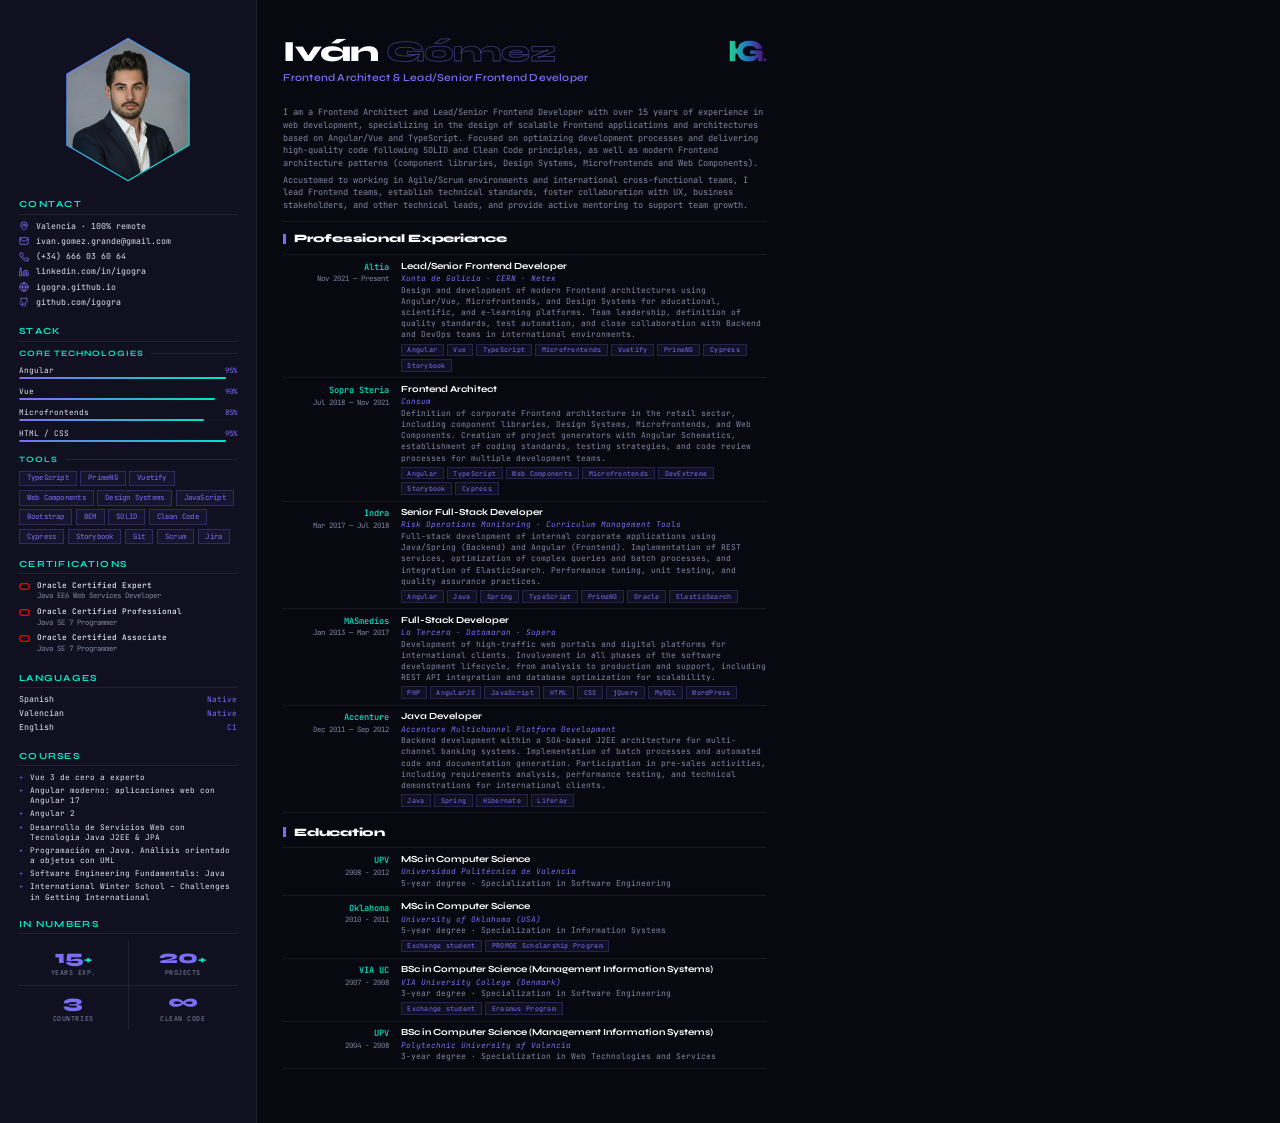
<file: cv-dark-en.html>
<!DOCTYPE html>
<html lang="en">

<head>
  <meta charset="UTF-8">
  <meta name="viewport" content="width=device-width, initial-scale=1.0">
  <title>CV — Iván Gómez · Frontend Architect</title>
  <link rel="preconnect" href="https://fonts.googleapis.com">
  <link rel="preconnect" href="https://fonts.gstatic.com" crossorigin>
  <link
    href="https://fonts.googleapis.com/css2?family=Syne:wght@400;600;700;800&family=JetBrains+Mono:wght@300;400;500&display=swap"
    rel="stylesheet">
  <style>
    @page {
      size: A4 portrait;
      margin: 0;
    }

    @media print {
      * {
        -webkit-print-color-adjust: exact !important;
        print-color-adjust: exact !important;
        color-adjust: exact !important;
      }

      html,
      body {
        width: 210mm;
        height: 297mm;
      }
    }

    :root {
      --bg: #080810;
      --bg2: #12121f;
      --sidebar-bg: #101020;
      --surface: #13131f;
      --border: rgba(255, 255, 255, 0.07);
      --accent: #7b6ef6;
      --accent2: #00e5c3;
      --text: #dde1f0;
      --muted: #8086a0;
      --bright: #ffffff;
    }

    *,
    *::before,
    *::after {
      box-sizing: border-box;
      margin: 0;
      padding: 0;
    }

    html,
    body {
      width: 210mm;
      height: 297mm;
      overflow: visible;
    }

    body {
      background: var(--bg);
      color: var(--text);
      font-family: 'JetBrains Mono', monospace;
      font-size: 6.8pt;
      line-height: 1.35;
    }

    .page {
      width: 210mm;
      height: 297mm;
      display: flex;
      overflow: hidden;
      page-break-inside: avoid;
    }

    /* ── SIDEBAR ── */
    .sidebar {
      width: 68mm;
      min-width: 68mm;
      background: var(--sidebar-bg);
      padding: 10mm 5mm 6mm 5mm;
      display: flex;
      flex-direction: column;
      gap: 3.5mm;
      border-right: 1px solid var(--border);
    }

    .main-logo {
      position: absolute;
      top: 10.5mm;
      right: 7mm;
      height: 22px;
      width: auto;
      opacity: 0.9;
    }

    .photo-wrap {
      width: 38mm;
      height: 38mm;
      margin: 0 auto 1mm;
      clip-path: polygon(50% 0%, 93% 25%, 93% 75%, 50% 100%, 7% 75%, 7% 25%);
      background: linear-gradient(135deg, var(--accent), var(--accent2));
      padding: 1.5px;
    }

    .photo-inner {
      width: 100%;
      height: 100%;
      clip-path: polygon(50% 0%, 93% 25%, 93% 75%, 50% 100%, 7% 75%, 7% 25%);
      overflow: hidden;
    }

    .photo-inner img {
      width: 100%;
      height: 100%;
      object-fit: cover;
      object-position: top center;
      display: block;
    }

    .side-section-title {
      font-family: 'Syne', sans-serif;
      font-size: 7pt;
      font-weight: 700;
      color: var(--accent2);
      letter-spacing: 0.14em;
      text-transform: uppercase;
      margin-bottom: 1.5mm;
      padding-bottom: 0.8mm;
      border-bottom: 1px solid var(--border);
    }

    .contact-item {
      display: flex;
      align-items: center;
      gap: 2mm;
      margin-bottom: 1.2mm;
      font-size: 6.2pt;
      color: var(--text);
      text-decoration: none;
      line-height: 1.3;
    }

    .contact-icon {
      width: 10px;
      height: 10px;
      flex-shrink: 0;
      color: var(--accent);
    }

    .contact-icon svg {
      width: 100%;
      height: 100%;
      stroke: currentColor;
      fill: none;
      stroke-width: 2;
      stroke-linecap: round;
      stroke-linejoin: round;
    }

    .contact-item .value {
      color: var(--text);
      word-break: break-all;
    }

    .chips {
      display: flex;
      flex-wrap: wrap;
      gap: 1mm;
    }

    .chip {
      border: 1px solid rgba(123, 110, 246, 0.25);
      color: var(--accent);
      padding: 0.5mm 1.8mm;
      font-size: 5.5pt;
      letter-spacing: 0.03em;
      background: rgba(123, 110, 246, 0.06);
      white-space: nowrap;
    }

    .skill-bar-list {
      display: flex;
      flex-direction: column;
      gap: 1.8mm;
      margin-bottom: 3mm;
    }

    .skill-row-head {
      display: flex;
      justify-content: space-between;
      align-items: baseline;
      margin-bottom: 0.4mm;
      font-size: 5.8pt;
    }

    .skill-row-head .nm {
      color: var(--text);
    }

    .skill-row-head .pc {
      color: var(--accent);
      font-size: 5.5pt;
    }

    .skill-track {
      height: 2px;
      background: var(--surface);
      border-radius: 1px;
      overflow: hidden;
    }

    .skill-fill {
      height: 100%;
      background: linear-gradient(90deg, var(--accent), var(--accent2));
      border-radius: 1px;
    }

    .stack-subtitle {
      font-family: 'Syne', sans-serif;
      font-size: 6.2pt;
      font-weight: 700;
      color: var(--accent2);
      letter-spacing: 0.12em;
      text-transform: uppercase;
      margin-bottom: 1.5mm;
      display: flex;
      align-items: center;
      gap: 2mm;
    }

    .stack-subtitle::after {
      content: '';
      flex: 1;
      height: 1px;
      background: var(--border);
    }

    .cert-item {
      display: flex;
      align-items: flex-start;
      gap: 2mm;
      margin-bottom: 1.4mm;
      font-size: 6pt;
      line-height: 1.3;
    }

    .cert-oracle {
      width: 11px;
      height: 11px;
      flex-shrink: 0;
      margin-top: 0.2mm;
    }

    .cert-oracle svg {
      width: 100%;
      height: 100%;
      display: block;
    }

    .cert-item-body strong {
      color: var(--text);
      font-weight: 500;
      font-size: 5.8pt;
    }

    .cert-item-body span {
      color: var(--muted);
      font-size: 5.5pt;
    }

    .lang-item {
      display: flex;
      justify-content: space-between;
      font-size: 6.2pt;
      margin-bottom: 0.8mm;
    }

    .lang-item .lang-name {
      color: var(--text);
    }

    .lang-item .lang-level {
      color: var(--accent);
      font-size: 5.8pt;
    }

    .value-item-cv {
      display: flex;
      align-items: baseline;
      gap: 1.5mm;
      font-size: 5.8pt;
      color: var(--text);
      margin-bottom: 0.8mm;
      line-height: 1.3;
    }

    .value-bullet {
      color: var(--accent);
      font-size: 6pt;
      flex-shrink: 0;
    }

    .stats-sidebar {
      display: grid;
      grid-template-columns: 1fr 1fr;
      gap: 1px;
      background: var(--border);
    }

    .stat-cell-cv {
      background: var(--sidebar-bg);
      padding: 2mm 1.5mm;
      text-align: center;
    }

    .stat-num-cv {
      font-family: 'Syne', sans-serif;
      font-size: 14pt;
      font-weight: 800;
      color: var(--accent);
      line-height: 1;
    }

    .stat-num-cv sub {
      font-size: 8pt;
      color: var(--accent2);
      vertical-align: baseline;
    }

    .stat-desc-cv {
      font-size: 5pt;
      color: var(--muted);
      text-transform: uppercase;
      letter-spacing: 0.08em;
      margin-top: 0.5mm;
    }

    /* ── MAIN COLUMN ── */
    .main {
      flex: 1;
      padding: 10mm 7mm 6mm 7mm;
      display: flex;
      flex-direction: column;
      overflow: hidden;
      position: relative;
    }

    .header {
      margin-bottom: 3mm;
    }

    .name {
      font-family: 'Syne', sans-serif;
      font-weight: 800;
      font-size: 22pt;
      line-height: 0.95;
      color: var(--bright);
      letter-spacing: -0.03em;
      margin-bottom: 1.5mm;
    }

    .name .outline {
      color: transparent;
      -webkit-text-stroke: 0.8px rgba(123, 110, 246, 0.5);
    }

    .title-role {
      font-family: 'Syne', sans-serif;
      font-size: 8pt;
      font-weight: 600;
      color: var(--accent);
      letter-spacing: 0.02em;
      margin-bottom: 2.5mm;
    }

    .profile-text {
      color: var(--muted);
      font-size: 6.5pt;
      line-height: 1.45;
      padding-bottom: 2.5mm;
      margin-bottom: 2.5mm;
      border-bottom: 1px solid var(--border);
    }

    .profile-text p {
      margin: 0 0 1.2mm 0;
    }

    .profile-text p:last-child {
      margin-bottom: 0;
    }

    .section-title {
      font-family: 'Syne', sans-serif;
      font-size: 8.5pt;
      font-weight: 800;
      color: var(--bright);
      letter-spacing: -0.02em;
      margin-bottom: 2mm;
      display: flex;
      align-items: center;
      gap: 2mm;
    }

    .section-title::before {
      content: '';
      width: 3px;
      height: 10px;
      background: var(--accent);
      flex-shrink: 0;
    }

    .section-title em {
      font-style: normal;
      color: transparent;
      -webkit-text-stroke: 0.7px rgba(123, 110, 246, 0.4);
    }

    /* ── TIMELINE ── */
    .timeline {
      display: flex;
      flex-direction: column;
    }

    .tl-item {
      display: grid;
      grid-template-columns: 28mm 1fr;
      gap: 0 3mm;
      padding: 1.5mm 0;
      border-bottom: 1px solid var(--border);
    }

    .tl-item:first-child {
      border-top: 1px solid var(--border);
    }

    .tl-left {
      text-align: right;
      padding-top: 0.3mm;
    }

    .tl-company {
      color: var(--accent2);
      font-size: 6.5pt;
      font-weight: 500;
      display: block;
      line-height: 1.2;
    }

    .tl-date {
      color: var(--muted);
      font-size: 5.5pt;
    }

    .tl-role {
      font-family: 'Syne', sans-serif;
      font-size: 7pt;
      font-weight: 700;
      color: var(--bright);
      line-height: 1.2;
    }

    .tl-sub {
      font-size: 5.8pt;
      color: var(--accent);
      font-style: italic;
      margin: 0.3mm 0;
    }

    .tl-desc {
      font-size: 6pt;
      color: var(--muted);
      line-height: 1.4;
    }

    .tl-tags {
      display: flex;
      flex-wrap: wrap;
      gap: 0.8mm;
      margin-top: 0.8mm;
    }

    .tl-tag {
      background: rgba(123, 110, 246, 0.08);
      border: 1px solid rgba(123, 110, 246, 0.2);
      color: var(--accent);
      padding: 0.2mm 1.5mm;
      font-size: 5pt;
      letter-spacing: 0.04em;
    }

    /* ── EDUCATION ── */
    .edu-section {
      margin-top: 3mm;
    }

    .edu-item {
      display: grid;
      grid-template-columns: 28mm 1fr;
      gap: 0 3mm;
      padding: 1.5mm 0;
      border-bottom: 1px solid var(--border);
    }

    .edu-item:first-child {
      border-top: 1px solid var(--border);
    }

    .edu-degree {
      font-family: 'Syne', sans-serif;
      font-size: 6.5pt;
      font-weight: 700;
      color: var(--bright);
      line-height: 1.25;
    }

    .edu-detail {
      font-size: 5.8pt;
      color: var(--muted);
      line-height: 1.35;
      margin-top: 0.3mm;
    }

    .edu-detail strong {
      color: var(--accent2);
      font-weight: 500;
    }
  </style>
</head>

<body>
  <div class="page">

    <!-- SIDEBAR -->
    <div class="sidebar">

      <div class="photo-wrap">
        <div class="photo-inner">
          <img
            src="[data-uri]"
            alt="Iván Gómez Grande">
        </div>
      </div>

      <!-- CONTACTO -->
      <div>
        <div class="side-section-title">Contact</div>
        <div class="contact-item">
          <span class="contact-icon"><svg viewBox="0 0 24 24">
              <path d="M20 10c0 6-8 12-8 12s-8-6-8-12a8 8 0 0 1 16 0Z" />
              <circle cx="12" cy="10" r="3" />
            </svg></span>
          <span class="value">Valencia · 100% remote</span>
        </div>
        <div class="contact-item">
          <span class="contact-icon"><svg viewBox="0 0 24 24">
              <rect width="20" height="16" x="2" y="4" rx="2" />
              <path d="m22 7-8.97 5.7a1.94 1.94 0 0 1-2.06 0L2 7" />
            </svg></span>
          <span class="value">ivan.gomez.grande@gmail.com</span>
        </div>
        <div class="contact-item">
          <span class="contact-icon"><svg viewBox="0 0 24 24">
              <path
                d="M22 16.92v3a2 2 0 0 1-2.18 2 19.79 19.79 0 0 1-8.63-3.07 19.5 19.5 0 0 1-6-6 19.79 19.79 0 0 1-3.07-8.67A2 2 0 0 1 4.11 2h3a2 2 0 0 1 2 1.72 12.84 12.84 0 0 0 .7 2.81 2 2 0 0 1-.45 2.11L8.09 9.91a16 16 0 0 0 6 6l1.27-1.27a2 2 0 0 1 2.11-.45 12.84 12.84 0 0 0 2.81.7A2 2 0 0 1 22 16.92z" />
            </svg></span>
          <span class="value">(+34) 666 03 60 64</span>
        </div>
        <div class="contact-item">
          <span class="contact-icon"><svg viewBox="0 0 24 24">
              <path d="M16 8a6 6 0 0 1 6 6v7h-4v-7a2 2 0 0 0-2-2 2 2 0 0 0-2 2v7h-4v-7a6 6 0 0 1 6-6z" />
              <rect width="4" height="12" x="2" y="9" />
              <circle cx="4" cy="4" r="2" />
            </svg></span>
          <span class="value">linkedin.com/in/igogra</span>
        </div>
        <div class="contact-item">
          <span class="contact-icon"><svg viewBox="0 0 24 24">
              <circle cx="12" cy="12" r="10" />
              <path d="M2 12h20" />
              <path d="M12 2a15.3 15.3 0 0 1 4 10 15.3 15.3 0 0 1-4 10 15.3 15.3 0 0 1-4-10 15.3 15.3 0 0 1 4-10z" />
            </svg></span>
          <span class="value">igogra.github.io</span>
        </div>
        <div class="contact-item">
          <span class="contact-icon"><svg viewBox="0 0 24 24">
              <path
                d="M15 22v-4a4.8 4.8 0 0 0-1-3.5c3 0 6-2 6-5.5.08-1.25-.27-2.48-1-3.5.28-1.15.28-2.35 0-3.5 0 0-1 0-3 1.5-2.64-.5-5.36-.5-8 0C6 2 5 2 5 2c-.3 1.15-.3 2.35 0 3.5A5.403 5.403 0 0 0 4 9c0 3.5 3 5.5 6 5.5-.39.49-.68 1.05-.85 1.65-.17.6-.22 1.23-.15 1.85v4" />
              <path d="M9 18c-4.51 2-5-2-7-2" />
            </svg></span>
          <span class="value">github.com/igogra</span>
        </div>
      </div>

      <!-- STACK -->
      <div>
        <div class="side-section-title">Stack</div>
        <div class="stack-subtitle">Core technologies</div>
        <div class="skill-bar-list">
          <div>
            <div class="skill-row-head"><span class="nm">Angular</span><span class="pc">95%</span></div>
            <div class="skill-track">
              <div class="skill-fill" style="width:95%"></div>
            </div>
          </div>
          <div>
            <div class="skill-row-head"><span class="nm">Vue</span><span class="pc">90%</span></div>
            <div class="skill-track">
              <div class="skill-fill" style="width:90%"></div>
            </div>
          </div>
          <div>
            <div class="skill-row-head"><span class="nm">Microfrontends</span><span class="pc">85%</span></div>
            <div class="skill-track">
              <div class="skill-fill" style="width:85%"></div>
            </div>
          </div>
          <div>
            <div class="skill-row-head"><span class="nm">HTML / CSS</span><span class="pc">95%</span></div>
            <div class="skill-track">
              <div class="skill-fill" style="width:95%"></div>
            </div>
          </div>
        </div>
        <div class="stack-subtitle">Tools</div>
        <div class="chips">
          <span class="chip">TypeScript</span>
          <span class="chip">PrimeNG</span>
          <span class="chip">Vuetify</span>
          <span class="chip">Web Components</span>
          <span class="chip">Design Systems</span>
          <span class="chip">JavaScript</span>
          <span class="chip">Bootstrap</span>
          <span class="chip">BEM</span>
          <span class="chip">SOLID</span>
          <span class="chip">Clean Code</span>
          <span class="chip">Cypress</span>
          <span class="chip">Storybook</span>
          <span class="chip">Git</span>
          <span class="chip">Scrum</span>
          <span class="chip">Jira</span>
        </div>
      </div>

      <!-- CERTIFICACIONES -->
      <div>
        <div class="side-section-title">Certifications</div>
        <div class="cert-item">
          <span class="cert-oracle"><svg xmlns="http://www.w3.org/2000/svg" viewBox="0 0 24 24" fill="#F80000">
              <path
                d="M16.412 4.412h-8.82a7.588 7.588 0 0 0-.008 15.176h8.828a7.588 7.588 0 0 0 0-15.176zm-.193 12.502H7.786a4.915 4.915 0 0 1 0-9.828h8.433a4.914 4.914 0 1 1 0 9.828z" />
            </svg></span>
          <div class="cert-item-body">
            <strong>Oracle Certified Expert</strong><br>
            <span>Java EE6 Web Services Developer</span>
          </div>
        </div>
        <div class="cert-item">
          <span class="cert-oracle"><svg xmlns="http://www.w3.org/2000/svg" viewBox="0 0 24 24" fill="#F80000">
              <path
                d="M16.412 4.412h-8.82a7.588 7.588 0 0 0-.008 15.176h8.828a7.588 7.588 0 0 0 0-15.176zm-.193 12.502H7.786a4.915 4.915 0 0 1 0-9.828h8.433a4.914 4.914 0 1 1 0 9.828z" />
            </svg></span>
          <div class="cert-item-body">
            <strong>Oracle Certified Professional</strong><br>
            <span>Java SE 7 Programmer</span>
          </div>
        </div>
        <div class="cert-item">
          <span class="cert-oracle"><svg xmlns="http://www.w3.org/2000/svg" viewBox="0 0 24 24" fill="#F80000">
              <path
                d="M16.412 4.412h-8.82a7.588 7.588 0 0 0-.008 15.176h8.828a7.588 7.588 0 0 0 0-15.176zm-.193 12.502H7.786a4.915 4.915 0 0 1 0-9.828h8.433a4.914 4.914 0 1 1 0 9.828z" />
            </svg></span>
          <div class="cert-item-body">
            <strong>Oracle Certified Associate</strong><br>
            <span>Java SE 7 Programmer</span>
          </div>
        </div>
      </div>

      <!-- IDIOMAS -->
      <div>
        <div class="side-section-title">Languages</div>
        <div class="lang-item">
          <span class="lang-name">Spanish</span>
          <span class="lang-level">Native</span>
        </div>
        <div class="lang-item">
          <span class="lang-name">Valencian</span>
          <span class="lang-level">Native</span>
        </div>
        <div class="lang-item">
          <span class="lang-name">English</span>
          <span class="lang-level">C1</span>
        </div>
      </div>

      <!-- CURSOS -->
      <div>
        <div class="side-section-title">Courses</div>
        <div class="value-item-cv">
          <span class="value-bullet">▸</span>
          <span>Vue 3 de cero a experto</span>
        </div>
        <div class="value-item-cv">
          <span class="value-bullet">▸</span>
          <span>Angular moderno: aplicaciones web con Angular 17</span>
        </div>
        <div class="value-item-cv">
          <span class="value-bullet">▸</span>
          <span>Angular 2</span>
        </div>
        <div class="value-item-cv">
          <span class="value-bullet">▸</span>
          <span>Desarrollo de Servicios Web con Tecnología Java J2EE &amp; JPA</span>
        </div>
        <div class="value-item-cv">
          <span class="value-bullet">▸</span>
          <span>Programación en Java. Análisis orientado a objetos con UML</span>
        </div>
        <div class="value-item-cv">
          <span class="value-bullet">▸</span>
          <span>Software Engineering Fundamentals: Java</span>
        </div>
        <div class="value-item-cv">
          <span class="value-bullet">▸</span>
          <span>International Winter School – Challenges in Getting International</span>
        </div>
      </div>

      <!-- NÚMEROS -->
      <div>
        <div class="side-section-title">In numbers</div>
        <div class="stats-sidebar">
          <div class="stat-cell-cv">
            <div class="stat-num-cv">15<sub>+</sub></div>
            <div class="stat-desc-cv">Years exp.</div>
          </div>
          <div class="stat-cell-cv">
            <div class="stat-num-cv">20<sub>+</sub></div>
            <div class="stat-desc-cv">Projects</div>
          </div>
          <div class="stat-cell-cv">
            <div class="stat-num-cv">3</div>
            <div class="stat-desc-cv">Countries</div>
          </div>
          <div class="stat-cell-cv">
            <div class="stat-num-cv">∞</div>
            <div class="stat-desc-cv">Clean Code</div>
          </div>
        </div>
      </div>
    </div>

    <!-- MAIN CONTENT -->
    <div class="main">
      <img
        src="[data-uri]"
        alt="IG" class="main-logo">

      <div class="header">
        <div class="name">Iván <span class="outline">Gómez</span></div>
        <div class="title-role">Frontend Architect &amp; Lead/Senior Frontend Developer</div>
      </div>

      <div class="profile-text">
        <p>I am a Frontend Architect and Lead/Senior Frontend Developer with over 15 years of experience in web development, specializing in the design of scalable Frontend applications and architectures based on Angular/Vue and TypeScript. Focused on optimizing development processes and delivering high-quality code following SOLID and Clean Code principles, as well as modern Frontend architecture patterns (component libraries, Design Systems, Microfrontends and Web Components).</p>
        <p>Accustomed to working in Agile/Scrum environments and international cross-functional teams, I lead Frontend teams, establish technical standards, foster collaboration with UX, business stakeholders, and other technical leads, and provide active mentoring to support team growth.</p>
      </div>

      <!-- EXPERIENCIA -->
      <div class="section-title">Professional Experience</div>
      <div class="timeline">

        <div class="tl-item">
          <div class="tl-left">
            <span class="tl-company">Altia</span>
            <span class="tl-date">Nov 2021 — Present</span>
          </div>
          <div>
            <div class="tl-role">Lead/Senior Frontend Developer</div>
            <div class="tl-sub">Xunta de Galicia · CERN · Netex</div>
            <div class="tl-desc">Design and development of modern Frontend architectures using Angular/Vue, Microfrontends, and Design Systems for educational, scientific, and e-learning platforms. Team leadership, definition of quality standards, test automation, and close collaboration with Backend and DevOps teams in international environments.</div>
            <div class="tl-tags">
              <span class="tl-tag">Angular</span><span class="tl-tag">Vue</span><span
                class="tl-tag">TypeScript</span><span class="tl-tag">Microfrontends</span><span
                class="tl-tag">Vuetify</span><span class="tl-tag">PrimeNG</span><span class="tl-tag">Cypress</span><span
                class="tl-tag">Storybook</span>
            </div>
          </div>
        </div>

        <div class="tl-item">
          <div class="tl-left">
            <span class="tl-company">Sopra Steria</span>
            <span class="tl-date">Jul 2018 — Nov 2021</span>
          </div>
          <div>
            <div class="tl-role">Frontend Architect</div>
            <div class="tl-sub">Consum</div>
            <div class="tl-desc">Definition of corporate Frontend architecture in the retail sector, including component libraries, Design Systems, Microfrontends, and Web Components. Creation of project generators with Angular Schematics, establishment of coding standards, testing strategies, and code review processes for multiple development teams.</div>
            <div class="tl-tags">
              <span class="tl-tag">Angular</span><span class="tl-tag">TypeScript</span><span class="tl-tag">Web
                Components</span><span class="tl-tag">Microfrontends</span><span class="tl-tag">DevExtreme</span><span
                class="tl-tag">Storybook</span><span class="tl-tag">Cypress</span>
            </div>
          </div>
        </div>

        <div class="tl-item">
          <div class="tl-left">
            <span class="tl-company">Indra</span>
            <span class="tl-date">Mar 2017 — Jul 2018</span>
          </div>
          <div>
            <div class="tl-role">Senior Full-Stack Developer</div>
            <div class="tl-sub">Risk Operations Monitoring · Curriculum Management Tools</div>
            <div class="tl-desc">Full-stack development of internal corporate applications using Java/Spring (Backend) and Angular (Frontend). Implementation of REST services, optimization of complex queries and batch processes, and integration of ElasticSearch. Performance tuning, unit testing, and quality assurance practices.</div>
            <div class="tl-tags">
              <span class="tl-tag">Angular</span><span class="tl-tag">Java</span><span class="tl-tag">Spring</span><span
                class="tl-tag">TypeScript</span><span class="tl-tag">PrimeNG</span><span
                class="tl-tag">Oracle</span><span class="tl-tag">ElasticSearch</span>
            </div>
          </div>
        </div>

        <div class="tl-item">
          <div class="tl-left">
            <span class="tl-company">MASmedios</span>
            <span class="tl-date">Jan 2013 — Mar 2017</span>
          </div>
          <div>
            <div class="tl-role">Full-Stack Developer</div>
            <div class="tl-sub">La Tercera · Datamaran · Supera</div>
            <div class="tl-desc">Development of high-traffic web portals and digital platforms for international clients. Involvement in all phases of the software development lifecycle, from analysis to production and support, including REST API integration and database optimization for scalability.</div>
            <div class="tl-tags">
              <span class="tl-tag">PHP</span><span class="tl-tag">AngularJS</span><span
                class="tl-tag">JavaScript</span><span class="tl-tag">HTML</span><span class="tl-tag">CSS</span><span
                class="tl-tag">jQuery</span><span class="tl-tag">MySQL</span><span class="tl-tag">WordPress</span>
            </div>
          </div>
        </div>

        <div class="tl-item">
          <div class="tl-left">
            <span class="tl-company">Accenture</span>
            <span class="tl-date">Dec 2011 — Sep 2012</span>
          </div>
          <div>
            <div class="tl-role">Java Developer</div>
            <div class="tl-sub">Accenture Multichannel Platform Development</div>
            <div class="tl-desc">Backend development within a SOA-based J2EE architecture for multi-channel banking systems. Implementation of batch processes and automated code and documentation generation. Participation in pre-sales activities, including requirements analysis, performance testing, and technical demonstrations for international clients.</div>
            <div class="tl-tags">
              <span class="tl-tag">Java</span><span class="tl-tag">Spring</span><span
                class="tl-tag">Hibernate</span><span class="tl-tag">Liferay</span>
            </div>
          </div>
        </div>

      </div>

      <!-- EDUCACIÓN -->
      <div class="edu-section">
        <div class="section-title">Education</div>
        <div class="timeline">

          <div class="tl-item">
            <div class="tl-left">
              <span class="tl-company">UPV</span>
              <span class="tl-date">2008 - 2012</span>
            </div>
            <div>
              <div class="tl-role">MSc in Computer Science</div>
              <div class="tl-sub">Universidad Politécnica de Valencia</div>
              <div class="tl-desc">5-year degree · Specialization in Software Engineering</div>
            </div>
          </div>

          <div class="tl-item">
            <div class="tl-left">
              <span class="tl-company">Oklahoma</span>
              <span class="tl-date">2010 - 2011</span>
            </div>
            <div>
              <div class="tl-role">MSc in Computer Science</div>
              <div class="tl-sub">University of Oklahoma (USA)</div>
              <div class="tl-desc">5-year degree · Specialization in Information Systems</div>
              <div class="tl-tags"><span class="tl-tag">Exchange student</span><span class="tl-tag">PROMOE Scholarship Program</span></div>
            </div>
          </div>

          <div class="tl-item">
            <div class="tl-left">
              <span class="tl-company">VIA UC</span>
              <span class="tl-date">2007 - 2008</span>
            </div>
            <div>
              <div class="tl-role">BSc in Computer Science (Management Information Systems)</div>
              <div class="tl-sub">VIA University College (Denmark)</div>
              <div class="tl-desc">3-year degree · Specialization in Software Engineering</div>
              <div class="tl-tags"><span class="tl-tag">Exchange student</span><span class="tl-tag">Erasmus Program</span></div>
            </div>
          </div>

          <div class="tl-item">
            <div class="tl-left">
              <span class="tl-company">UPV</span>
              <span class="tl-date">2004 - 2008</span>
            </div>
            <div>
              <div class="tl-role">BSc in Computer Science (Management Information Systems)</div>
              <div class="tl-sub">Polytechnic University of Valencia</div>
              <div class="tl-desc">3-year degree · Specialization in Web Technologies and Services</div>
            </div>
          </div>

        </div>
      </div>

    </div>

  </div>
</body>

</html>
</file>
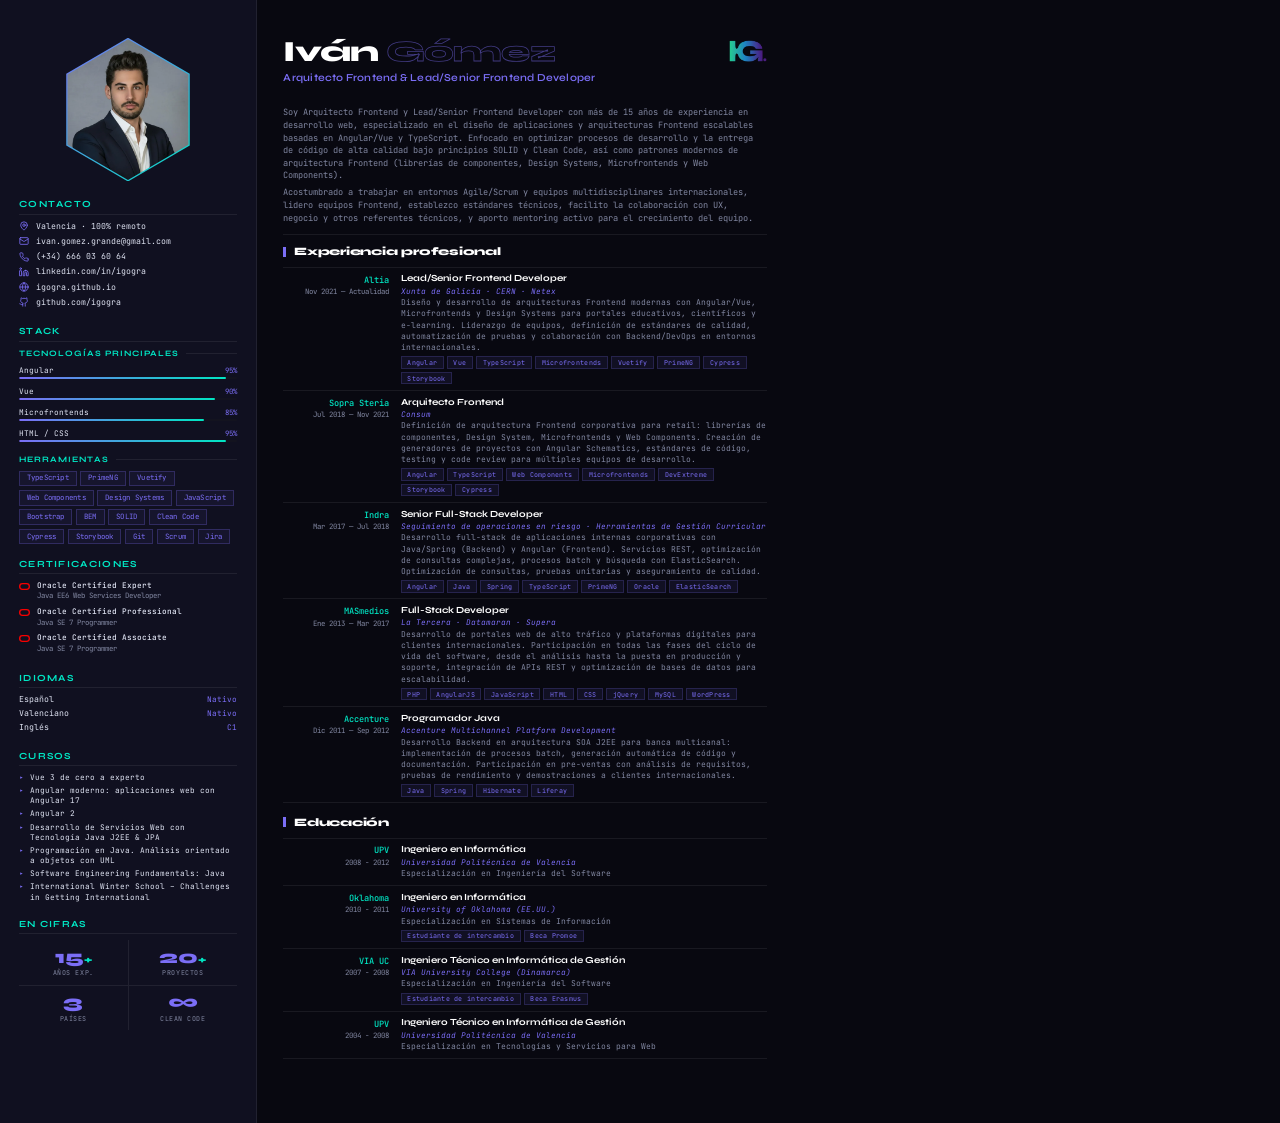
<file: cv-dark-es.html>
<!DOCTYPE html>
<html lang="es">

<head>
  <meta charset="UTF-8">
  <meta name="viewport" content="width=device-width, initial-scale=1.0">
  <title>CV — Iván Gómez · Arquitecto Frontend</title>
  <link rel="preconnect" href="https://fonts.googleapis.com">
  <link rel="preconnect" href="https://fonts.gstatic.com" crossorigin>
  <link
    href="https://fonts.googleapis.com/css2?family=Syne:wght@400;600;700;800&family=JetBrains+Mono:wght@300;400;500&display=swap"
    rel="stylesheet">
  <style>
    @page {
      size: A4 portrait;
      margin: 0;
    }

    @media print {
      * {
        -webkit-print-color-adjust: exact !important;
        print-color-adjust: exact !important;
        color-adjust: exact !important;
      }

      html,
      body {
        width: 210mm;
        height: 297mm;
      }
    }

    :root {
      --bg: #080810;
      --bg2: #12121f;
      --sidebar-bg: #101020;
      --surface: #13131f;
      --border: rgba(255, 255, 255, 0.07);
      --accent: #7b6ef6;
      --accent2: #00e5c3;
      --text: #dde1f0;
      --muted: #8086a0;
      --bright: #ffffff;
    }

    *,
    *::before,
    *::after {
      box-sizing: border-box;
      margin: 0;
      padding: 0;
    }

    html,
    body {
      width: 210mm;
      height: 297mm;
      overflow: visible;
    }

    body {
      background: var(--bg);
      color: var(--text);
      font-family: 'JetBrains Mono', monospace;
      font-size: 6.8pt;
      line-height: 1.35;
    }

    .page {
      width: 210mm;
      height: 297mm;
      display: flex;
      overflow: hidden;
      page-break-inside: avoid;
    }

    /* ── SIDEBAR ── */
    .sidebar {
      width: 68mm;
      min-width: 68mm;
      background: var(--sidebar-bg);
      padding: 10mm 5mm 6mm 5mm;
      display: flex;
      flex-direction: column;
      gap: 3.5mm;
      border-right: 1px solid var(--border);
    }

    .main-logo {
      position: absolute;
      top: 10.5mm;
      right: 7mm;
      height: 22px;
      width: auto;
      opacity: 0.9;
    }

    .photo-wrap {
      width: 38mm;
      height: 38mm;
      margin: 0 auto 1mm;
      clip-path: polygon(50% 0%, 93% 25%, 93% 75%, 50% 100%, 7% 75%, 7% 25%);
      background: linear-gradient(135deg, var(--accent), var(--accent2));
      padding: 1.5px;
    }

    .photo-inner {
      width: 100%;
      height: 100%;
      clip-path: polygon(50% 0%, 93% 25%, 93% 75%, 50% 100%, 7% 75%, 7% 25%);
      overflow: hidden;
    }

    .photo-inner img {
      width: 100%;
      height: 100%;
      object-fit: cover;
      object-position: top center;
      display: block;
    }

    .side-section-title {
      font-family: 'Syne', sans-serif;
      font-size: 7pt;
      font-weight: 700;
      color: var(--accent2);
      letter-spacing: 0.14em;
      text-transform: uppercase;
      margin-bottom: 1.5mm;
      padding-bottom: 0.8mm;
      border-bottom: 1px solid var(--border);
    }

    .contact-item {
      display: flex;
      align-items: center;
      gap: 2mm;
      margin-bottom: 1.2mm;
      font-size: 6.2pt;
      color: var(--text);
      text-decoration: none;
      line-height: 1.3;
    }

    .contact-icon {
      width: 10px;
      height: 10px;
      flex-shrink: 0;
      color: var(--accent);
    }

    .contact-icon svg {
      width: 100%;
      height: 100%;
      stroke: currentColor;
      fill: none;
      stroke-width: 2;
      stroke-linecap: round;
      stroke-linejoin: round;
    }

    .contact-item .value {
      color: var(--text);
      word-break: break-all;
    }

    .chips {
      display: flex;
      flex-wrap: wrap;
      gap: 1mm;
    }

    .chip {
      border: 1px solid rgba(123, 110, 246, 0.25);
      color: var(--accent);
      padding: 0.5mm 1.8mm;
      font-size: 5.5pt;
      letter-spacing: 0.03em;
      background: rgba(123, 110, 246, 0.06);
      white-space: nowrap;
    }

    .skill-bar-list {
      display: flex;
      flex-direction: column;
      gap: 1.8mm;
      margin-bottom: 3mm;
    }

    .skill-row-head {
      display: flex;
      justify-content: space-between;
      align-items: baseline;
      margin-bottom: 0.4mm;
      font-size: 5.8pt;
    }

    .skill-row-head .nm {
      color: var(--text);
    }

    .skill-row-head .pc {
      color: var(--accent);
      font-size: 5.5pt;
    }

    .skill-track {
      height: 2px;
      background: var(--surface);
      border-radius: 1px;
      overflow: hidden;
    }

    .skill-fill {
      height: 100%;
      background: linear-gradient(90deg, var(--accent), var(--accent2));
      border-radius: 1px;
    }

    .stack-subtitle {
      font-family: 'Syne', sans-serif;
      font-size: 6.2pt;
      font-weight: 700;
      color: var(--accent2);
      letter-spacing: 0.12em;
      text-transform: uppercase;
      margin-bottom: 1.5mm;
      display: flex;
      align-items: center;
      gap: 2mm;
    }

    .stack-subtitle::after {
      content: '';
      flex: 1;
      height: 1px;
      background: var(--border);
    }

    .cert-item {
      display: flex;
      align-items: flex-start;
      gap: 2mm;
      margin-bottom: 1.4mm;
      font-size: 6pt;
      line-height: 1.3;
    }

    .cert-oracle {
      width: 11px;
      height: 11px;
      flex-shrink: 0;
      margin-top: 0.2mm;
    }

    .cert-oracle svg {
      width: 100%;
      height: 100%;
      display: block;
    }

    .cert-item-body strong {
      color: var(--text);
      font-weight: 500;
      font-size: 5.8pt;
    }

    .cert-item-body span {
      color: var(--muted);
      font-size: 5.5pt;
    }

    .lang-item {
      display: flex;
      justify-content: space-between;
      font-size: 6.2pt;
      margin-bottom: 0.8mm;
    }

    .lang-item .lang-name {
      color: var(--text);
    }

    .lang-item .lang-level {
      color: var(--accent);
      font-size: 5.8pt;
    }

    .value-item-cv {
      display: flex;
      align-items: baseline;
      gap: 1.5mm;
      font-size: 5.8pt;
      color: var(--text);
      margin-bottom: 0.8mm;
      line-height: 1.3;
    }

    .value-bullet {
      color: var(--accent);
      font-size: 6pt;
      flex-shrink: 0;
    }

    .stats-sidebar {
      display: grid;
      grid-template-columns: 1fr 1fr;
      gap: 1px;
      background: var(--border);
    }

    .stat-cell-cv {
      background: var(--sidebar-bg);
      padding: 2mm 1.5mm;
      text-align: center;
    }

    .stat-num-cv {
      font-family: 'Syne', sans-serif;
      font-size: 14pt;
      font-weight: 800;
      color: var(--accent);
      line-height: 1;
    }

    .stat-num-cv sub {
      font-size: 8pt;
      color: var(--accent2);
      vertical-align: baseline;
    }

    .stat-desc-cv {
      font-size: 5pt;
      color: var(--muted);
      text-transform: uppercase;
      letter-spacing: 0.08em;
      margin-top: 0.5mm;
    }

    /* ── MAIN COLUMN ── */
    .main {
      flex: 1;
      padding: 10mm 7mm 6mm 7mm;
      display: flex;
      flex-direction: column;
      overflow: hidden;
      position: relative;
    }

    .header {
      margin-bottom: 3mm;
    }

    .name {
      font-family: 'Syne', sans-serif;
      font-weight: 800;
      font-size: 22pt;
      line-height: 0.95;
      color: var(--bright);
      letter-spacing: -0.03em;
      margin-bottom: 1.5mm;
    }

    .name .outline {
      color: transparent;
      -webkit-text-stroke: 0.8px rgba(123, 110, 246, 0.5);
    }

    .title-role {
      font-family: 'Syne', sans-serif;
      font-size: 8pt;
      font-weight: 600;
      color: var(--accent);
      letter-spacing: 0.02em;
      margin-bottom: 2.5mm;
    }

    .profile-text {
      color: var(--muted);
      font-size: 6.5pt;
      line-height: 1.45;
      padding-bottom: 2.5mm;
      margin-bottom: 2.5mm;
      border-bottom: 1px solid var(--border);
    }

    .profile-text p {
      margin: 0 0 1.2mm 0;
    }

    .profile-text p:last-child {
      margin-bottom: 0;
    }

    .section-title {
      font-family: 'Syne', sans-serif;
      font-size: 8.5pt;
      font-weight: 800;
      color: var(--bright);
      letter-spacing: -0.02em;
      margin-bottom: 2mm;
      display: flex;
      align-items: center;
      gap: 2mm;
    }

    .section-title::before {
      content: '';
      width: 3px;
      height: 10px;
      background: var(--accent);
      flex-shrink: 0;
    }

    .section-title em {
      font-style: normal;
      color: transparent;
      -webkit-text-stroke: 0.7px rgba(123, 110, 246, 0.4);
    }

    /* ── TIMELINE ── */
    .timeline {
      display: flex;
      flex-direction: column;
    }

    .tl-item {
      display: grid;
      grid-template-columns: 28mm 1fr;
      gap: 0 3mm;
      padding: 1.5mm 0;
      border-bottom: 1px solid var(--border);
    }

    .tl-item:first-child {
      border-top: 1px solid var(--border);
    }

    .tl-left {
      text-align: right;
      padding-top: 0.3mm;
    }

    .tl-company {
      color: var(--accent2);
      font-size: 6.5pt;
      font-weight: 500;
      display: block;
      line-height: 1.2;
    }

    .tl-date {
      color: var(--muted);
      font-size: 5.5pt;
    }

    .tl-role {
      font-family: 'Syne', sans-serif;
      font-size: 7pt;
      font-weight: 700;
      color: var(--bright);
      line-height: 1.2;
    }

    .tl-sub {
      font-size: 5.8pt;
      color: var(--accent);
      font-style: italic;
      margin: 0.3mm 0;
    }

    .tl-desc {
      font-size: 6pt;
      color: var(--muted);
      line-height: 1.4;
    }

    .tl-tags {
      display: flex;
      flex-wrap: wrap;
      gap: 0.8mm;
      margin-top: 0.8mm;
    }

    .tl-tag {
      background: rgba(123, 110, 246, 0.08);
      border: 1px solid rgba(123, 110, 246, 0.2);
      color: var(--accent);
      padding: 0.2mm 1.5mm;
      font-size: 5pt;
      letter-spacing: 0.04em;
    }

    /* ── EDUCATION ── */
    .edu-section {
      margin-top: 3mm;
    }

    .edu-item {
      display: grid;
      grid-template-columns: 28mm 1fr;
      gap: 0 3mm;
      padding: 1.5mm 0;
      border-bottom: 1px solid var(--border);
    }

    .edu-item:first-child {
      border-top: 1px solid var(--border);
    }

    .edu-degree {
      font-family: 'Syne', sans-serif;
      font-size: 6.5pt;
      font-weight: 700;
      color: var(--bright);
      line-height: 1.25;
    }

    .edu-detail {
      font-size: 5.8pt;
      color: var(--muted);
      line-height: 1.35;
      margin-top: 0.3mm;
    }

    .edu-detail strong {
      color: var(--accent2);
      font-weight: 500;
    }
  </style>
</head>

<body>
  <div class="page">

    <!-- SIDEBAR -->
    <div class="sidebar">

      <div class="photo-wrap">
        <div class="photo-inner">
          <img
            src="[data-uri]"
            alt="Iván Gómez Grande">
        </div>
      </div>

      <!-- CONTACTO -->
      <div>
        <div class="side-section-title">Contacto</div>
        <div class="contact-item">
          <span class="contact-icon"><svg viewBox="0 0 24 24">
              <path d="M20 10c0 6-8 12-8 12s-8-6-8-12a8 8 0 0 1 16 0Z" />
              <circle cx="12" cy="10" r="3" />
            </svg></span>
          <span class="value">Valencia · 100% remoto</span>
        </div>
        <div class="contact-item">
          <span class="contact-icon"><svg viewBox="0 0 24 24">
              <rect width="20" height="16" x="2" y="4" rx="2" />
              <path d="m22 7-8.97 5.7a1.94 1.94 0 0 1-2.06 0L2 7" />
            </svg></span>
          <span class="value">ivan.gomez.grande@gmail.com</span>
        </div>
        <div class="contact-item">
          <span class="contact-icon"><svg viewBox="0 0 24 24">
              <path
                d="M22 16.92v3a2 2 0 0 1-2.18 2 19.79 19.79 0 0 1-8.63-3.07 19.5 19.5 0 0 1-6-6 19.79 19.79 0 0 1-3.07-8.67A2 2 0 0 1 4.11 2h3a2 2 0 0 1 2 1.72 12.84 12.84 0 0 0 .7 2.81 2 2 0 0 1-.45 2.11L8.09 9.91a16 16 0 0 0 6 6l1.27-1.27a2 2 0 0 1 2.11-.45 12.84 12.84 0 0 0 2.81.7A2 2 0 0 1 22 16.92z" />
            </svg></span>
          <span class="value">(+34) 666 03 60 64</span>
        </div>
        <div class="contact-item">
          <span class="contact-icon"><svg viewBox="0 0 24 24">
              <path d="M16 8a6 6 0 0 1 6 6v7h-4v-7a2 2 0 0 0-2-2 2 2 0 0 0-2 2v7h-4v-7a6 6 0 0 1 6-6z" />
              <rect width="4" height="12" x="2" y="9" />
              <circle cx="4" cy="4" r="2" />
            </svg></span>
          <span class="value">linkedin.com/in/igogra</span>
        </div>
        <div class="contact-item">
          <span class="contact-icon"><svg viewBox="0 0 24 24">
              <circle cx="12" cy="12" r="10" />
              <path d="M2 12h20" />
              <path d="M12 2a15.3 15.3 0 0 1 4 10 15.3 15.3 0 0 1-4 10 15.3 15.3 0 0 1-4-10 15.3 15.3 0 0 1 4-10z" />
            </svg></span>
          <span class="value">igogra.github.io</span>
        </div>
        <div class="contact-item">
          <span class="contact-icon"><svg viewBox="0 0 24 24">
              <path
                d="M15 22v-4a4.8 4.8 0 0 0-1-3.5c3 0 6-2 6-5.5.08-1.25-.27-2.48-1-3.5.28-1.15.28-2.35 0-3.5 0 0-1 0-3 1.5-2.64-.5-5.36-.5-8 0C6 2 5 2 5 2c-.3 1.15-.3 2.35 0 3.5A5.403 5.403 0 0 0 4 9c0 3.5 3 5.5 6 5.5-.39.49-.68 1.05-.85 1.65-.17.6-.22 1.23-.15 1.85v4" />
              <path d="M9 18c-4.51 2-5-2-7-2" />
            </svg></span>
          <span class="value">github.com/igogra</span>
        </div>
      </div>

      <!-- STACK -->
      <div>
        <div class="side-section-title">Stack</div>
        <div class="stack-subtitle">Tecnologías principales</div>
        <div class="skill-bar-list">
          <div>
            <div class="skill-row-head"><span class="nm">Angular</span><span class="pc">95%</span></div>
            <div class="skill-track">
              <div class="skill-fill" style="width:95%"></div>
            </div>
          </div>
          <div>
            <div class="skill-row-head"><span class="nm">Vue</span><span class="pc">90%</span></div>
            <div class="skill-track">
              <div class="skill-fill" style="width:90%"></div>
            </div>
          </div>
          <div>
            <div class="skill-row-head"><span class="nm">Microfrontends</span><span class="pc">85%</span></div>
            <div class="skill-track">
              <div class="skill-fill" style="width:85%"></div>
            </div>
          </div>
          <div>
            <div class="skill-row-head"><span class="nm">HTML / CSS</span><span class="pc">95%</span></div>
            <div class="skill-track">
              <div class="skill-fill" style="width:95%"></div>
            </div>
          </div>
        </div>
        <div class="stack-subtitle">Herramientas</div>
        <div class="chips">
          <span class="chip">TypeScript</span>
          <span class="chip">PrimeNG</span>
          <span class="chip">Vuetify</span>
          <span class="chip">Web Components</span>
          <span class="chip">Design Systems</span>
          <span class="chip">JavaScript</span>
          <span class="chip">Bootstrap</span>
          <span class="chip">BEM</span>
          <span class="chip">SOLID</span>
          <span class="chip">Clean Code</span>
          <span class="chip">Cypress</span>
          <span class="chip">Storybook</span>
          <span class="chip">Git</span>
          <span class="chip">Scrum</span>
          <span class="chip">Jira</span>
        </div>
      </div>

      <!-- CERTIFICACIONES -->
      <div>
        <div class="side-section-title">Certificaciones</div>
        <div class="cert-item">
          <span class="cert-oracle"><svg xmlns="http://www.w3.org/2000/svg" viewBox="0 0 24 24" fill="#F80000">
              <path
                d="M16.412 4.412h-8.82a7.588 7.588 0 0 0-.008 15.176h8.828a7.588 7.588 0 0 0 0-15.176zm-.193 12.502H7.786a4.915 4.915 0 0 1 0-9.828h8.433a4.914 4.914 0 1 1 0 9.828z" />
            </svg></span>
          <div class="cert-item-body">
            <strong>Oracle Certified Expert</strong><br>
            <span>Java EE6 Web Services Developer</span>
          </div>
        </div>
        <div class="cert-item">
          <span class="cert-oracle"><svg xmlns="http://www.w3.org/2000/svg" viewBox="0 0 24 24" fill="#F80000">
              <path
                d="M16.412 4.412h-8.82a7.588 7.588 0 0 0-.008 15.176h8.828a7.588 7.588 0 0 0 0-15.176zm-.193 12.502H7.786a4.915 4.915 0 0 1 0-9.828h8.433a4.914 4.914 0 1 1 0 9.828z" />
            </svg></span>
          <div class="cert-item-body">
            <strong>Oracle Certified Professional</strong><br>
            <span>Java SE 7 Programmer</span>
          </div>
        </div>
        <div class="cert-item">
          <span class="cert-oracle"><svg xmlns="http://www.w3.org/2000/svg" viewBox="0 0 24 24" fill="#F80000">
              <path
                d="M16.412 4.412h-8.82a7.588 7.588 0 0 0-.008 15.176h8.828a7.588 7.588 0 0 0 0-15.176zm-.193 12.502H7.786a4.915 4.915 0 0 1 0-9.828h8.433a4.914 4.914 0 1 1 0 9.828z" />
            </svg></span>
          <div class="cert-item-body">
            <strong>Oracle Certified Associate</strong><br>
            <span>Java SE 7 Programmer</span>
          </div>
        </div>
      </div>

      <!-- IDIOMAS -->
      <div>
        <div class="side-section-title">Idiomas</div>
        <div class="lang-item">
          <span class="lang-name">Español</span>
          <span class="lang-level">Nativo</span>
        </div>
        <div class="lang-item">
          <span class="lang-name">Valenciano</span>
          <span class="lang-level">Nativo</span>
        </div>
        <div class="lang-item">
          <span class="lang-name">Inglés</span>
          <span class="lang-level">C1</span>
        </div>
      </div>

      <!-- CURSOS -->
      <div>
        <div class="side-section-title">Cursos</div>
        <div class="value-item-cv">
          <span class="value-bullet">▸</span>
          <span>Vue 3 de cero a experto</span>
        </div>
        <div class="value-item-cv">
          <span class="value-bullet">▸</span>
          <span>Angular moderno: aplicaciones web con Angular 17</span>
        </div>
        <div class="value-item-cv">
          <span class="value-bullet">▸</span>
          <span>Angular 2</span>
        </div>
        <div class="value-item-cv">
          <span class="value-bullet">▸</span>
          <span>Desarrollo de Servicios Web con Tecnología Java J2EE &amp; JPA</span>
        </div>
        <div class="value-item-cv">
          <span class="value-bullet">▸</span>
          <span>Programación en Java. Análisis orientado a objetos con UML</span>
        </div>
        <div class="value-item-cv">
          <span class="value-bullet">▸</span>
          <span>Software Engineering Fundamentals: Java</span>
        </div>
        <div class="value-item-cv">
          <span class="value-bullet">▸</span>
          <span>International Winter School – Challenges in Getting International</span>
        </div>
      </div>

      <!-- NÚMEROS -->
      <div>
        <div class="side-section-title">En cifras</div>
        <div class="stats-sidebar">
          <div class="stat-cell-cv">
            <div class="stat-num-cv">15<sub>+</sub></div>
            <div class="stat-desc-cv">Años exp.</div>
          </div>
          <div class="stat-cell-cv">
            <div class="stat-num-cv">20<sub>+</sub></div>
            <div class="stat-desc-cv">Proyectos</div>
          </div>
          <div class="stat-cell-cv">
            <div class="stat-num-cv">3</div>
            <div class="stat-desc-cv">Países</div>
          </div>
          <div class="stat-cell-cv">
            <div class="stat-num-cv">∞</div>
            <div class="stat-desc-cv">Clean Code</div>
          </div>
        </div>
      </div>
    </div>

    <!-- MAIN CONTENT -->
    <div class="main">
      <img
        src="[data-uri]"
        alt="IG" class="main-logo">

      <div class="header">
        <div class="name">Iván <span class="outline">Gómez</span></div>
        <div class="title-role">Arquitecto Frontend &amp; Lead/Senior Frontend Developer</div>
      </div>

      <div class="profile-text">
        <p>Soy Arquitecto Frontend y Lead/Senior Frontend Developer con más de 15 años de experiencia en desarrollo web, especializado en el diseño de aplicaciones y arquitecturas Frontend escalables basadas en Angular/Vue y TypeScript. Enfocado en optimizar procesos de desarrollo y la entrega de código de alta calidad bajo principios SOLID y Clean Code, así como patrones modernos de arquitectura Frontend (librerías de componentes, Design Systems, Microfrontends y Web Components).</p>
        <p>Acostumbrado a trabajar en entornos Agile/Scrum y equipos multidisciplinares internacionales, lidero equipos Frontend, establezco estándares técnicos, facilito la colaboración con UX, negocio y otros referentes técnicos, y aporto mentoring activo para el crecimiento del equipo.</p>
      </div>

      <!-- EXPERIENCIA -->
      <div class="section-title">Experiencia profesional</div>
      <div class="timeline">

        <div class="tl-item">
          <div class="tl-left">
            <span class="tl-company">Altia</span>
            <span class="tl-date">Nov 2021 — Actualidad</span>
          </div>
          <div>
            <div class="tl-role">Lead/Senior Frontend Developer</div>
            <div class="tl-sub">Xunta de Galicia · CERN · Netex</div>
            <div class="tl-desc">Diseño y desarrollo de arquitecturas Frontend modernas con Angular/Vue, Microfrontends
              y Design Systems para portales educativos, científicos y e-learning. Liderazgo de equipos, definición de
              estándares de calidad, automatización de pruebas y colaboración con Backend/DevOps en entornos
              internacionales.</div>
            <div class="tl-tags">
              <span class="tl-tag">Angular</span><span class="tl-tag">Vue</span><span
                class="tl-tag">TypeScript</span><span class="tl-tag">Microfrontends</span><span
                class="tl-tag">Vuetify</span><span class="tl-tag">PrimeNG</span><span class="tl-tag">Cypress</span><span
                class="tl-tag">Storybook</span>
            </div>
          </div>
        </div>

        <div class="tl-item">
          <div class="tl-left">
            <span class="tl-company">Sopra Steria</span>
            <span class="tl-date">Jul 2018 — Nov 2021</span>
          </div>
          <div>
            <div class="tl-role">Arquitecto Frontend</div>
            <div class="tl-sub">Consum</div>
            <div class="tl-desc">Definición de arquitectura Frontend corporativa para retail: librerías de componentes,
              Design System, Microfrontends y Web Components. Creación de generadores de proyectos con Angular
              Schematics, estándares de código, testing y code review para múltiples equipos de desarrollo.</div>
            <div class="tl-tags">
              <span class="tl-tag">Angular</span><span class="tl-tag">TypeScript</span><span class="tl-tag">Web
                Components</span><span class="tl-tag">Microfrontends</span><span class="tl-tag">DevExtreme</span><span
                class="tl-tag">Storybook</span><span class="tl-tag">Cypress</span>
            </div>
          </div>
        </div>

        <div class="tl-item">
          <div class="tl-left">
            <span class="tl-company">Indra</span>
            <span class="tl-date">Mar 2017 — Jul 2018</span>
          </div>
          <div>
            <div class="tl-role">Senior Full-Stack Developer</div>
            <div class="tl-sub">Seguimiento de operaciones en riesgo · Herramientas de Gestión Curricular</div>
            <div class="tl-desc">Desarrollo full-stack de aplicaciones internas corporativas con Java/Spring (Backend) y
              Angular (Frontend). Servicios REST, optimización de consultas complejas, procesos batch y búsqueda con
              ElasticSearch. Optimización de consultas, pruebas unitarias y aseguramiento de calidad.</div>
            <div class="tl-tags">
              <span class="tl-tag">Angular</span><span class="tl-tag">Java</span><span class="tl-tag">Spring</span><span
                class="tl-tag">TypeScript</span><span class="tl-tag">PrimeNG</span><span
                class="tl-tag">Oracle</span><span class="tl-tag">ElasticSearch</span>
            </div>
          </div>
        </div>

        <div class="tl-item">
          <div class="tl-left">
            <span class="tl-company">MASmedios</span>
            <span class="tl-date">Ene 2013 — Mar 2017</span>
          </div>
          <div>
            <div class="tl-role">Full-Stack Developer</div>
            <div class="tl-sub">La Tercera · Datamaran · Supera</div>
            <div class="tl-desc">Desarrollo de portales web de alto tráfico y plataformas digitales para clientes
              internacionales. Participación en todas las fases del ciclo de vida del software, desde el análisis hasta
              la puesta en producción y soporte, integración de APIs REST y optimización de bases de datos para
              escalabilidad.</div>
            <div class="tl-tags">
              <span class="tl-tag">PHP</span><span class="tl-tag">AngularJS</span><span
                class="tl-tag">JavaScript</span><span class="tl-tag">HTML</span><span class="tl-tag">CSS</span><span
                class="tl-tag">jQuery</span><span class="tl-tag">MySQL</span><span class="tl-tag">WordPress</span>
            </div>
          </div>
        </div>

        <div class="tl-item">
          <div class="tl-left">
            <span class="tl-company">Accenture</span>
            <span class="tl-date">Dic 2011 — Sep 2012</span>
          </div>
          <div>
            <div class="tl-role">Programador Java</div>
            <div class="tl-sub">Accenture Multichannel Platform Development</div>
            <div class="tl-desc">Desarrollo Backend en arquitectura SOA J2EE para banca multicanal: implementación de
              procesos batch, generación automática de código y documentación. Participación en pre-ventas con análisis
              de requisitos, pruebas de rendimiento y demostraciones a clientes internacionales.</div>
            <div class="tl-tags">
              <span class="tl-tag">Java</span><span class="tl-tag">Spring</span><span
                class="tl-tag">Hibernate</span><span class="tl-tag">Liferay</span>
            </div>
          </div>
        </div>

      </div>

      <!-- EDUCACIÓN -->
      <div class="edu-section">
        <div class="section-title">Educación</div>
        <div class="timeline">

          <div class="tl-item">
            <div class="tl-left">
              <span class="tl-company">UPV</span>
              <span class="tl-date">2008 - 2012</span>
            </div>
            <div>
              <div class="tl-role">Ingeniero en Informática</div>
              <div class="tl-sub">Universidad Politécnica de Valencia</div>
              <div class="tl-desc">Especialización en Ingeniería del Software</div>
            </div>
          </div>

          <div class="tl-item">
            <div class="tl-left">
              <span class="tl-company">Oklahoma</span>
              <span class="tl-date">2010 - 2011</span>
            </div>
            <div>
              <div class="tl-role">Ingeniero en Informática</div>
              <div class="tl-sub">University of Oklahoma (EE.UU.)</div>
              <div class="tl-desc">Especialización en Sistemas de Información</div>
              <div class="tl-tags"><span class="tl-tag">Estudiante de intercambio</span><span class="tl-tag">Beca
                  Promoe</span></div>
            </div>
          </div>

          <div class="tl-item">
            <div class="tl-left">
              <span class="tl-company">VIA UC</span>
              <span class="tl-date">2007 - 2008</span>
            </div>
            <div>
              <div class="tl-role">Ingeniero Técnico en Informática de Gestión</div>
              <div class="tl-sub">VIA University College (Dinamarca)</div>
              <div class="tl-desc">Especialización en Ingeniería del Software</div>
              <div class="tl-tags"><span class="tl-tag">Estudiante de intercambio</span><span class="tl-tag">Beca
                  Erasmus</span></div>
            </div>
          </div>

          <div class="tl-item">
            <div class="tl-left">
              <span class="tl-company">UPV</span>
              <span class="tl-date">2004 - 2008</span>
            </div>
            <div>
              <div class="tl-role">Ingeniero Técnico en Informática de Gestión</div>
              <div class="tl-sub">Universidad Politécnica de Valencia</div>
              <div class="tl-desc">Especialización en Tecnologías y Servicios para Web</div>
            </div>
          </div>

        </div>
      </div>

    </div>

  </div>
</body>

</html>
</file>
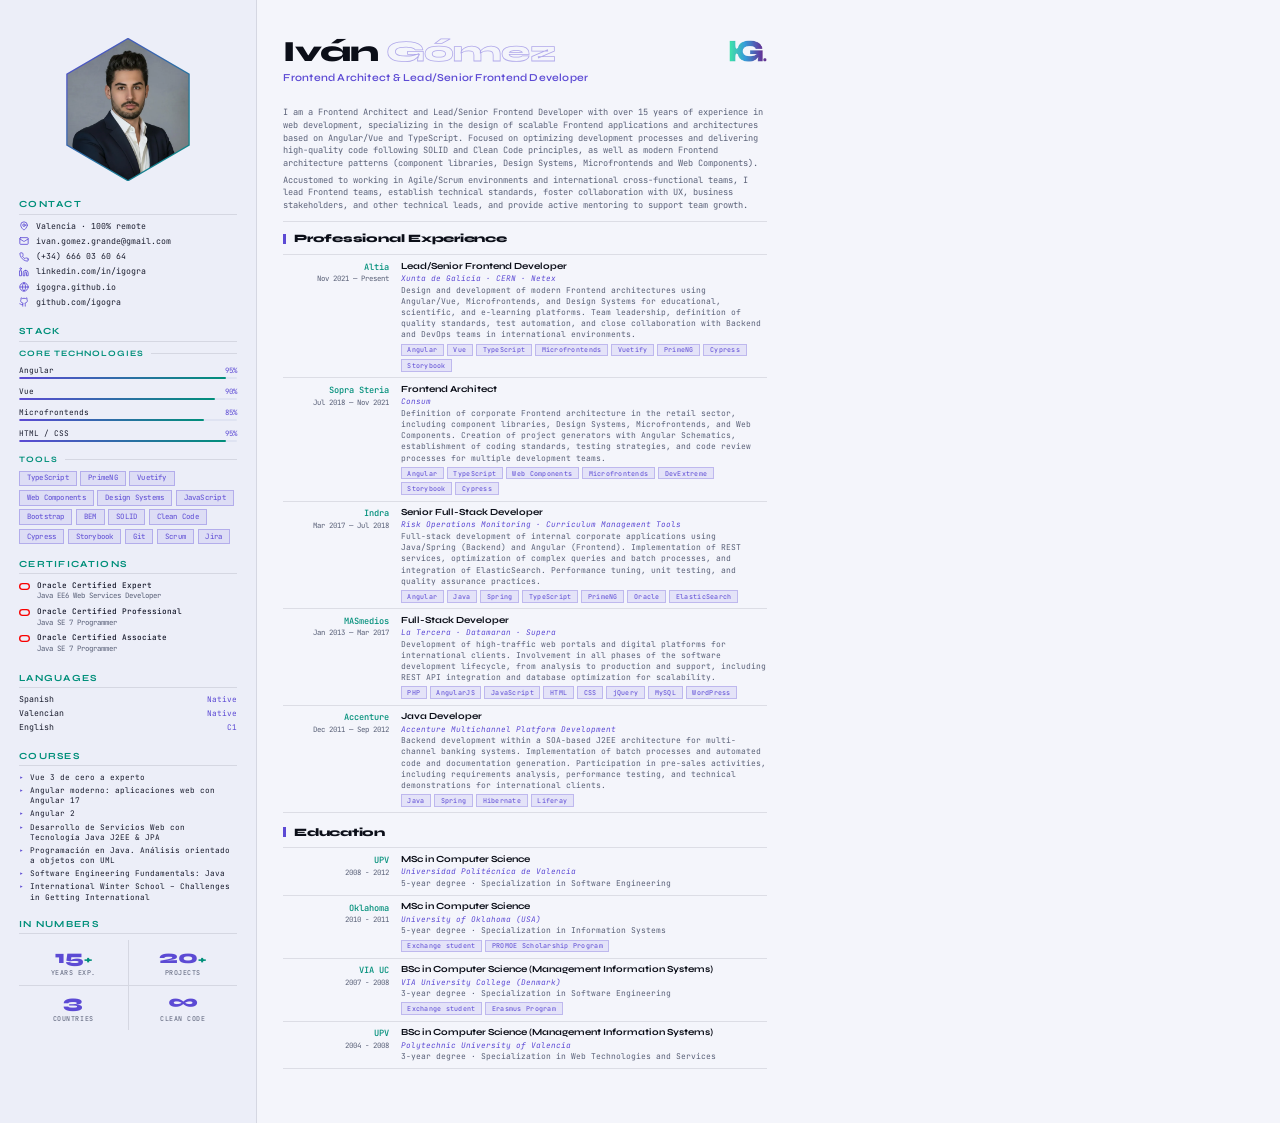
<file: cv-light-en.html>
<!DOCTYPE html>
<html lang="en">

<head>
  <meta charset="UTF-8">
  <meta name="viewport" content="width=device-width, initial-scale=1.0">
  <title>CV — Iván Gómez · Frontend Architect</title>
  <link rel="preconnect" href="https://fonts.googleapis.com">
  <link rel="preconnect" href="https://fonts.gstatic.com" crossorigin>
  <link
    href="https://fonts.googleapis.com/css2?family=Syne:wght@400;600;700;800&family=JetBrains+Mono:wght@300;400;500&display=swap"
    rel="stylesheet">
  <style>
    @page {
      size: A4 portrait;
      margin: 0;
    }

    @media print {
      * {
        -webkit-print-color-adjust: exact !important;
        print-color-adjust: exact !important;
        color-adjust: exact !important;
      }

      html,
      body {
        width: 210mm;
        height: 297mm;
      }
    }

    :root {
      --bg: #f4f5fb;
      --bg2: #e8eaf5;
      --sidebar-bg: #eceef8;
      --surface: #dfe3f2;
      --border: rgba(13, 16, 35, 0.1);
      --accent: #5c4ad4;
      --accent2: #008f7a;
      --text: #1a1d2e;
      --muted: #5a6178;
      --bright: #0b0e18;
    }

    *,
    *::before,
    *::after {
      box-sizing: border-box;
      margin: 0;
      padding: 0;
    }

    html,
    body {
      width: 210mm;
      height: 297mm;
      overflow: visible;
    }

    body {
      background: var(--bg);
      color: var(--text);
      font-family: 'JetBrains Mono', monospace;
      font-size: 6.8pt;
      line-height: 1.35;
    }

    .page {
      width: 210mm;
      height: 297mm;
      display: flex;
      overflow: hidden;
      page-break-inside: avoid;
    }

    /* ── SIDEBAR ── */
    .sidebar {
      width: 68mm;
      min-width: 68mm;
      background: var(--sidebar-bg);
      padding: 10mm 5mm 6mm 5mm;
      display: flex;
      flex-direction: column;
      gap: 3.5mm;
      border-right: 1px solid var(--border);
    }

    .main-logo {
      position: absolute;
      top: 10.5mm;
      right: 7mm;
      height: 22px;
      width: auto;
      opacity: 0.9;
    }

    .photo-wrap {
      width: 38mm;
      height: 38mm;
      margin: 0 auto 1mm;
      clip-path: polygon(50% 0%, 93% 25%, 93% 75%, 50% 100%, 7% 75%, 7% 25%);
      background: linear-gradient(135deg, var(--accent), var(--accent2));
      padding: 1.5px;
    }

    .photo-inner {
      width: 100%;
      height: 100%;
      clip-path: polygon(50% 0%, 93% 25%, 93% 75%, 50% 100%, 7% 75%, 7% 25%);
      overflow: hidden;
    }

    .photo-inner img {
      width: 100%;
      height: 100%;
      object-fit: cover;
      object-position: top center;
      display: block;
    }

    .side-section-title {
      font-family: 'Syne', sans-serif;
      font-size: 7pt;
      font-weight: 700;
      color: var(--accent2);
      letter-spacing: 0.14em;
      text-transform: uppercase;
      margin-bottom: 1.5mm;
      padding-bottom: 0.8mm;
      border-bottom: 1px solid var(--border);
    }

    .contact-item {
      display: flex;
      align-items: center;
      gap: 2mm;
      margin-bottom: 1.2mm;
      font-size: 6.2pt;
      color: var(--text);
      text-decoration: none;
      line-height: 1.3;
    }

    .contact-icon {
      width: 10px;
      height: 10px;
      flex-shrink: 0;
      color: var(--accent);
    }

    .contact-icon svg {
      width: 100%;
      height: 100%;
      stroke: currentColor;
      fill: none;
      stroke-width: 2;
      stroke-linecap: round;
      stroke-linejoin: round;
    }

    .contact-item .value {
      color: var(--text);
      word-break: break-all;
    }

    .chips {
      display: flex;
      flex-wrap: wrap;
      gap: 1mm;
    }

    .chip {
      border: 1px solid rgba(92, 74, 212, 0.32);
      color: var(--accent);
      padding: 0.5mm 1.8mm;
      font-size: 5.5pt;
      letter-spacing: 0.03em;
      background: rgba(92, 74, 212, 0.1);
      white-space: nowrap;
    }

    .skill-bar-list {
      display: flex;
      flex-direction: column;
      gap: 1.8mm;
      margin-bottom: 3mm;
    }

    .skill-row-head {
      display: flex;
      justify-content: space-between;
      align-items: baseline;
      margin-bottom: 0.4mm;
      font-size: 5.8pt;
    }

    .skill-row-head .nm {
      color: var(--text);
    }

    .skill-row-head .pc {
      color: var(--accent);
      font-size: 5.5pt;
    }

    .skill-track {
      height: 2px;
      background: var(--surface);
      border-radius: 1px;
      overflow: hidden;
    }

    .skill-fill {
      height: 100%;
      background: linear-gradient(90deg, var(--accent), var(--accent2));
      border-radius: 1px;
    }

    .stack-subtitle {
      font-family: 'Syne', sans-serif;
      font-size: 6.2pt;
      font-weight: 700;
      color: var(--accent2);
      letter-spacing: 0.12em;
      text-transform: uppercase;
      margin-bottom: 1.5mm;
      display: flex;
      align-items: center;
      gap: 2mm;
    }

    .stack-subtitle::after {
      content: '';
      flex: 1;
      height: 1px;
      background: var(--border);
    }

    .cert-item {
      display: flex;
      align-items: flex-start;
      gap: 2mm;
      margin-bottom: 1.4mm;
      font-size: 6pt;
      line-height: 1.3;
    }

    .cert-oracle {
      width: 11px;
      height: 11px;
      flex-shrink: 0;
      margin-top: 0.2mm;
    }

    .cert-oracle svg {
      width: 100%;
      height: 100%;
      display: block;
    }

    .cert-item-body strong {
      color: var(--text);
      font-weight: 500;
      font-size: 5.8pt;
    }

    .cert-item-body span {
      color: var(--muted);
      font-size: 5.5pt;
    }

    .lang-item {
      display: flex;
      justify-content: space-between;
      font-size: 6.2pt;
      margin-bottom: 0.8mm;
    }

    .lang-item .lang-name {
      color: var(--text);
    }

    .lang-item .lang-level {
      color: var(--accent);
      font-size: 5.8pt;
    }

    .value-item-cv {
      display: flex;
      align-items: baseline;
      gap: 1.5mm;
      font-size: 5.8pt;
      color: var(--text);
      margin-bottom: 0.8mm;
      line-height: 1.3;
    }

    .value-bullet {
      color: var(--accent);
      font-size: 6pt;
      flex-shrink: 0;
    }

    .stats-sidebar {
      display: grid;
      grid-template-columns: 1fr 1fr;
      gap: 1px;
      background: var(--border);
    }

    .stat-cell-cv {
      background: var(--sidebar-bg);
      padding: 2mm 1.5mm;
      text-align: center;
    }

    .stat-num-cv {
      font-family: 'Syne', sans-serif;
      font-size: 14pt;
      font-weight: 800;
      color: var(--accent);
      line-height: 1;
    }

    .stat-num-cv sub {
      font-size: 8pt;
      color: var(--accent2);
      vertical-align: baseline;
    }

    .stat-desc-cv {
      font-size: 5pt;
      color: var(--muted);
      text-transform: uppercase;
      letter-spacing: 0.08em;
      margin-top: 0.5mm;
    }

    /* ── MAIN COLUMN ── */
    .main {
      flex: 1;
      padding: 10mm 7mm 6mm 7mm;
      display: flex;
      flex-direction: column;
      overflow: hidden;
      position: relative;
    }

    .header {
      margin-bottom: 3mm;
    }

    .name {
      font-family: 'Syne', sans-serif;
      font-weight: 800;
      font-size: 22pt;
      line-height: 0.95;
      color: var(--bright);
      letter-spacing: -0.03em;
      margin-bottom: 1.5mm;
    }

    .name .outline {
      color: transparent;
      -webkit-text-stroke: 0.8px rgba(92, 74, 212, 0.45);
    }

    .title-role {
      font-family: 'Syne', sans-serif;
      font-size: 8pt;
      font-weight: 600;
      color: var(--accent);
      letter-spacing: 0.02em;
      margin-bottom: 2.5mm;
    }

    .profile-text {
      color: var(--muted);
      font-size: 6.5pt;
      line-height: 1.45;
      padding-bottom: 2.5mm;
      margin-bottom: 2.5mm;
      border-bottom: 1px solid var(--border);
    }

    .profile-text p {
      margin: 0 0 1.2mm 0;
    }

    .profile-text p:last-child {
      margin-bottom: 0;
    }

    .section-title {
      font-family: 'Syne', sans-serif;
      font-size: 8.5pt;
      font-weight: 800;
      color: var(--bright);
      letter-spacing: -0.02em;
      margin-bottom: 2mm;
      display: flex;
      align-items: center;
      gap: 2mm;
    }

    .section-title::before {
      content: '';
      width: 3px;
      height: 10px;
      background: var(--accent);
      flex-shrink: 0;
    }

    .section-title em {
      font-style: normal;
      color: transparent;
      -webkit-text-stroke: 0.7px rgba(92, 74, 212, 0.38);
    }

    /* ── TIMELINE ── */
    .timeline {
      display: flex;
      flex-direction: column;
    }

    .tl-item {
      display: grid;
      grid-template-columns: 28mm 1fr;
      gap: 0 3mm;
      padding: 1.5mm 0;
      border-bottom: 1px solid var(--border);
    }

    .tl-item:first-child {
      border-top: 1px solid var(--border);
    }

    .tl-left {
      text-align: right;
      padding-top: 0.3mm;
    }

    .tl-company {
      color: var(--accent2);
      font-size: 6.5pt;
      font-weight: 500;
      display: block;
      line-height: 1.2;
    }

    .tl-date {
      color: var(--muted);
      font-size: 5.5pt;
    }

    .tl-role {
      font-family: 'Syne', sans-serif;
      font-size: 7pt;
      font-weight: 700;
      color: var(--bright);
      line-height: 1.2;
    }

    .tl-sub {
      font-size: 5.8pt;
      color: var(--accent);
      font-style: italic;
      margin: 0.3mm 0;
    }

    .tl-desc {
      font-size: 6pt;
      color: var(--muted);
      line-height: 1.4;
    }

    .tl-tags {
      display: flex;
      flex-wrap: wrap;
      gap: 0.8mm;
      margin-top: 0.8mm;
    }

    .tl-tag {
      background: rgba(92, 74, 212, 0.1);
      border: 1px solid rgba(92, 74, 212, 0.28);
      color: var(--accent);
      padding: 0.2mm 1.5mm;
      font-size: 5pt;
      letter-spacing: 0.04em;
    }

    /* ── EDUCATION ── */
    .edu-section {
      margin-top: 3mm;
    }

    .edu-item {
      display: grid;
      grid-template-columns: 28mm 1fr;
      gap: 0 3mm;
      padding: 1.5mm 0;
      border-bottom: 1px solid var(--border);
    }

    .edu-item:first-child {
      border-top: 1px solid var(--border);
    }

    .edu-degree {
      font-family: 'Syne', sans-serif;
      font-size: 6.5pt;
      font-weight: 700;
      color: var(--bright);
      line-height: 1.25;
    }

    .edu-detail {
      font-size: 5.8pt;
      color: var(--muted);
      line-height: 1.35;
      margin-top: 0.3mm;
    }

    .edu-detail strong {
      color: var(--accent2);
      font-weight: 500;
    }
  </style>
</head>

<body>
  <div class="page">

    <!-- SIDEBAR -->
    <div class="sidebar">

      <div class="photo-wrap">
        <div class="photo-inner">
          <img
            src="[data-uri]"
            alt="Iván Gómez Grande">
        </div>
      </div>

      <!-- CONTACTO -->
      <div>
        <div class="side-section-title">Contact</div>
        <div class="contact-item">
          <span class="contact-icon"><svg viewBox="0 0 24 24">
              <path d="M20 10c0 6-8 12-8 12s-8-6-8-12a8 8 0 0 1 16 0Z" />
              <circle cx="12" cy="10" r="3" />
            </svg></span>
          <span class="value">Valencia · 100% remote</span>
        </div>
        <div class="contact-item">
          <span class="contact-icon"><svg viewBox="0 0 24 24">
              <rect width="20" height="16" x="2" y="4" rx="2" />
              <path d="m22 7-8.97 5.7a1.94 1.94 0 0 1-2.06 0L2 7" />
            </svg></span>
          <span class="value">ivan.gomez.grande@gmail.com</span>
        </div>
        <div class="contact-item">
          <span class="contact-icon"><svg viewBox="0 0 24 24">
              <path
                d="M22 16.92v3a2 2 0 0 1-2.18 2 19.79 19.79 0 0 1-8.63-3.07 19.5 19.5 0 0 1-6-6 19.79 19.79 0 0 1-3.07-8.67A2 2 0 0 1 4.11 2h3a2 2 0 0 1 2 1.72 12.84 12.84 0 0 0 .7 2.81 2 2 0 0 1-.45 2.11L8.09 9.91a16 16 0 0 0 6 6l1.27-1.27a2 2 0 0 1 2.11-.45 12.84 12.84 0 0 0 2.81.7A2 2 0 0 1 22 16.92z" />
            </svg></span>
          <span class="value">(+34) 666 03 60 64</span>
        </div>
        <div class="contact-item">
          <span class="contact-icon"><svg viewBox="0 0 24 24">
              <path d="M16 8a6 6 0 0 1 6 6v7h-4v-7a2 2 0 0 0-2-2 2 2 0 0 0-2 2v7h-4v-7a6 6 0 0 1 6-6z" />
              <rect width="4" height="12" x="2" y="9" />
              <circle cx="4" cy="4" r="2" />
            </svg></span>
          <span class="value">linkedin.com/in/igogra</span>
        </div>
        <div class="contact-item">
          <span class="contact-icon"><svg viewBox="0 0 24 24">
              <circle cx="12" cy="12" r="10" />
              <path d="M2 12h20" />
              <path d="M12 2a15.3 15.3 0 0 1 4 10 15.3 15.3 0 0 1-4 10 15.3 15.3 0 0 1-4-10 15.3 15.3 0 0 1 4-10z" />
            </svg></span>
          <span class="value">igogra.github.io</span>
        </div>
        <div class="contact-item">
          <span class="contact-icon"><svg viewBox="0 0 24 24">
              <path
                d="M15 22v-4a4.8 4.8 0 0 0-1-3.5c3 0 6-2 6-5.5.08-1.25-.27-2.48-1-3.5.28-1.15.28-2.35 0-3.5 0 0-1 0-3 1.5-2.64-.5-5.36-.5-8 0C6 2 5 2 5 2c-.3 1.15-.3 2.35 0 3.5A5.403 5.403 0 0 0 4 9c0 3.5 3 5.5 6 5.5-.39.49-.68 1.05-.85 1.65-.17.6-.22 1.23-.15 1.85v4" />
              <path d="M9 18c-4.51 2-5-2-7-2" />
            </svg></span>
          <span class="value">github.com/igogra</span>
        </div>
      </div>

      <!-- STACK -->
      <div>
        <div class="side-section-title">Stack</div>
        <div class="stack-subtitle">Core technologies</div>
        <div class="skill-bar-list">
          <div>
            <div class="skill-row-head"><span class="nm">Angular</span><span class="pc">95%</span></div>
            <div class="skill-track">
              <div class="skill-fill" style="width:95%"></div>
            </div>
          </div>
          <div>
            <div class="skill-row-head"><span class="nm">Vue</span><span class="pc">90%</span></div>
            <div class="skill-track">
              <div class="skill-fill" style="width:90%"></div>
            </div>
          </div>
          <div>
            <div class="skill-row-head"><span class="nm">Microfrontends</span><span class="pc">85%</span></div>
            <div class="skill-track">
              <div class="skill-fill" style="width:85%"></div>
            </div>
          </div>
          <div>
            <div class="skill-row-head"><span class="nm">HTML / CSS</span><span class="pc">95%</span></div>
            <div class="skill-track">
              <div class="skill-fill" style="width:95%"></div>
            </div>
          </div>
        </div>
        <div class="stack-subtitle">Tools</div>
        <div class="chips">
          <span class="chip">TypeScript</span>
          <span class="chip">PrimeNG</span>
          <span class="chip">Vuetify</span>
          <span class="chip">Web Components</span>
          <span class="chip">Design Systems</span>
          <span class="chip">JavaScript</span>
          <span class="chip">Bootstrap</span>
          <span class="chip">BEM</span>
          <span class="chip">SOLID</span>
          <span class="chip">Clean Code</span>
          <span class="chip">Cypress</span>
          <span class="chip">Storybook</span>
          <span class="chip">Git</span>
          <span class="chip">Scrum</span>
          <span class="chip">Jira</span>
        </div>
      </div>

      <!-- CERTIFICACIONES -->
      <div>
        <div class="side-section-title">Certifications</div>
        <div class="cert-item">
          <span class="cert-oracle"><svg xmlns="http://www.w3.org/2000/svg" viewBox="0 0 24 24" fill="#F80000">
              <path
                d="M16.412 4.412h-8.82a7.588 7.588 0 0 0-.008 15.176h8.828a7.588 7.588 0 0 0 0-15.176zm-.193 12.502H7.786a4.915 4.915 0 0 1 0-9.828h8.433a4.914 4.914 0 1 1 0 9.828z" />
            </svg></span>
          <div class="cert-item-body">
            <strong>Oracle Certified Expert</strong><br>
            <span>Java EE6 Web Services Developer</span>
          </div>
        </div>
        <div class="cert-item">
          <span class="cert-oracle"><svg xmlns="http://www.w3.org/2000/svg" viewBox="0 0 24 24" fill="#F80000">
              <path
                d="M16.412 4.412h-8.82a7.588 7.588 0 0 0-.008 15.176h8.828a7.588 7.588 0 0 0 0-15.176zm-.193 12.502H7.786a4.915 4.915 0 0 1 0-9.828h8.433a4.914 4.914 0 1 1 0 9.828z" />
            </svg></span>
          <div class="cert-item-body">
            <strong>Oracle Certified Professional</strong><br>
            <span>Java SE 7 Programmer</span>
          </div>
        </div>
        <div class="cert-item">
          <span class="cert-oracle"><svg xmlns="http://www.w3.org/2000/svg" viewBox="0 0 24 24" fill="#F80000">
              <path
                d="M16.412 4.412h-8.82a7.588 7.588 0 0 0-.008 15.176h8.828a7.588 7.588 0 0 0 0-15.176zm-.193 12.502H7.786a4.915 4.915 0 0 1 0-9.828h8.433a4.914 4.914 0 1 1 0 9.828z" />
            </svg></span>
          <div class="cert-item-body">
            <strong>Oracle Certified Associate</strong><br>
            <span>Java SE 7 Programmer</span>
          </div>
        </div>
      </div>

      <!-- IDIOMAS -->
      <div>
        <div class="side-section-title">Languages</div>
        <div class="lang-item">
          <span class="lang-name">Spanish</span>
          <span class="lang-level">Native</span>
        </div>
        <div class="lang-item">
          <span class="lang-name">Valencian</span>
          <span class="lang-level">Native</span>
        </div>
        <div class="lang-item">
          <span class="lang-name">English</span>
          <span class="lang-level">C1</span>
        </div>
      </div>

      <!-- CURSOS -->
      <div>
        <div class="side-section-title">Courses</div>
        <div class="value-item-cv">
          <span class="value-bullet">▸</span>
          <span>Vue 3 de cero a experto</span>
        </div>
        <div class="value-item-cv">
          <span class="value-bullet">▸</span>
          <span>Angular moderno: aplicaciones web con Angular 17</span>
        </div>
        <div class="value-item-cv">
          <span class="value-bullet">▸</span>
          <span>Angular 2</span>
        </div>
        <div class="value-item-cv">
          <span class="value-bullet">▸</span>
          <span>Desarrollo de Servicios Web con Tecnología Java J2EE &amp; JPA</span>
        </div>
        <div class="value-item-cv">
          <span class="value-bullet">▸</span>
          <span>Programación en Java. Análisis orientado a objetos con UML</span>
        </div>
        <div class="value-item-cv">
          <span class="value-bullet">▸</span>
          <span>Software Engineering Fundamentals: Java</span>
        </div>
        <div class="value-item-cv">
          <span class="value-bullet">▸</span>
          <span>International Winter School – Challenges in Getting International</span>
        </div>
      </div>

      <!-- NÚMEROS -->
      <div>
        <div class="side-section-title">In numbers</div>
        <div class="stats-sidebar">
          <div class="stat-cell-cv">
            <div class="stat-num-cv">15<sub>+</sub></div>
            <div class="stat-desc-cv">Years exp.</div>
          </div>
          <div class="stat-cell-cv">
            <div class="stat-num-cv">20<sub>+</sub></div>
            <div class="stat-desc-cv">Projects</div>
          </div>
          <div class="stat-cell-cv">
            <div class="stat-num-cv">3</div>
            <div class="stat-desc-cv">Countries</div>
          </div>
          <div class="stat-cell-cv">
            <div class="stat-num-cv">∞</div>
            <div class="stat-desc-cv">Clean Code</div>
          </div>
        </div>
      </div>
    </div>

    <!-- MAIN CONTENT -->
    <div class="main">
      <img
        src="[data-uri]"
        alt="IG" class="main-logo">

      <div class="header">
        <div class="name">Iván <span class="outline">Gómez</span></div>
        <div class="title-role">Frontend Architect &amp; Lead/Senior Frontend Developer</div>
      </div>

      <div class="profile-text">
        <p>I am a Frontend Architect and Lead/Senior Frontend Developer with over 15 years of experience in web development, specializing in the design of scalable Frontend applications and architectures based on Angular/Vue and TypeScript. Focused on optimizing development processes and delivering high-quality code following SOLID and Clean Code principles, as well as modern Frontend architecture patterns (component libraries, Design Systems, Microfrontends and Web Components).</p>
        <p>Accustomed to working in Agile/Scrum environments and international cross-functional teams, I lead Frontend teams, establish technical standards, foster collaboration with UX, business stakeholders, and other technical leads, and provide active mentoring to support team growth.</p>
      </div>

      <!-- EXPERIENCIA -->
      <div class="section-title">Professional Experience</div>
      <div class="timeline">

        <div class="tl-item">
          <div class="tl-left">
            <span class="tl-company">Altia</span>
            <span class="tl-date">Nov 2021 — Present</span>
          </div>
          <div>
            <div class="tl-role">Lead/Senior Frontend Developer</div>
            <div class="tl-sub">Xunta de Galicia · CERN · Netex</div>
            <div class="tl-desc">Design and development of modern Frontend architectures using Angular/Vue, Microfrontends, and Design Systems for educational, scientific, and e-learning platforms. Team leadership, definition of quality standards, test automation, and close collaboration with Backend and DevOps teams in international environments.</div>
            <div class="tl-tags">
              <span class="tl-tag">Angular</span><span class="tl-tag">Vue</span><span
                class="tl-tag">TypeScript</span><span class="tl-tag">Microfrontends</span><span
                class="tl-tag">Vuetify</span><span class="tl-tag">PrimeNG</span><span class="tl-tag">Cypress</span><span
                class="tl-tag">Storybook</span>
            </div>
          </div>
        </div>

        <div class="tl-item">
          <div class="tl-left">
            <span class="tl-company">Sopra Steria</span>
            <span class="tl-date">Jul 2018 — Nov 2021</span>
          </div>
          <div>
            <div class="tl-role">Frontend Architect</div>
            <div class="tl-sub">Consum</div>
            <div class="tl-desc">Definition of corporate Frontend architecture in the retail sector, including component libraries, Design Systems, Microfrontends, and Web Components. Creation of project generators with Angular Schematics, establishment of coding standards, testing strategies, and code review processes for multiple development teams.</div>
            <div class="tl-tags">
              <span class="tl-tag">Angular</span><span class="tl-tag">TypeScript</span><span class="tl-tag">Web
                Components</span><span class="tl-tag">Microfrontends</span><span class="tl-tag">DevExtreme</span><span
                class="tl-tag">Storybook</span><span class="tl-tag">Cypress</span>
            </div>
          </div>
        </div>

        <div class="tl-item">
          <div class="tl-left">
            <span class="tl-company">Indra</span>
            <span class="tl-date">Mar 2017 — Jul 2018</span>
          </div>
          <div>
            <div class="tl-role">Senior Full-Stack Developer</div>
            <div class="tl-sub">Risk Operations Monitoring · Curriculum Management Tools</div>
            <div class="tl-desc">Full-stack development of internal corporate applications using Java/Spring (Backend) and Angular (Frontend). Implementation of REST services, optimization of complex queries and batch processes, and integration of ElasticSearch. Performance tuning, unit testing, and quality assurance practices.</div>
            <div class="tl-tags">
              <span class="tl-tag">Angular</span><span class="tl-tag">Java</span><span class="tl-tag">Spring</span><span
                class="tl-tag">TypeScript</span><span class="tl-tag">PrimeNG</span><span
                class="tl-tag">Oracle</span><span class="tl-tag">ElasticSearch</span>
            </div>
          </div>
        </div>

        <div class="tl-item">
          <div class="tl-left">
            <span class="tl-company">MASmedios</span>
            <span class="tl-date">Jan 2013 — Mar 2017</span>
          </div>
          <div>
            <div class="tl-role">Full-Stack Developer</div>
            <div class="tl-sub">La Tercera · Datamaran · Supera</div>
            <div class="tl-desc">Development of high-traffic web portals and digital platforms for international clients. Involvement in all phases of the software development lifecycle, from analysis to production and support, including REST API integration and database optimization for scalability.</div>
            <div class="tl-tags">
              <span class="tl-tag">PHP</span><span class="tl-tag">AngularJS</span><span
                class="tl-tag">JavaScript</span><span class="tl-tag">HTML</span><span class="tl-tag">CSS</span><span
                class="tl-tag">jQuery</span><span class="tl-tag">MySQL</span><span class="tl-tag">WordPress</span>
            </div>
          </div>
        </div>

        <div class="tl-item">
          <div class="tl-left">
            <span class="tl-company">Accenture</span>
            <span class="tl-date">Dec 2011 — Sep 2012</span>
          </div>
          <div>
            <div class="tl-role">Java Developer</div>
            <div class="tl-sub">Accenture Multichannel Platform Development</div>
            <div class="tl-desc">Backend development within a SOA-based J2EE architecture for multi-channel banking systems. Implementation of batch processes and automated code and documentation generation. Participation in pre-sales activities, including requirements analysis, performance testing, and technical demonstrations for international clients.</div>
            <div class="tl-tags">
              <span class="tl-tag">Java</span><span class="tl-tag">Spring</span><span
                class="tl-tag">Hibernate</span><span class="tl-tag">Liferay</span>
            </div>
          </div>
        </div>

      </div>

      <!-- EDUCACIÓN -->
      <div class="edu-section">
        <div class="section-title">Education</div>
        <div class="timeline">

          <div class="tl-item">
            <div class="tl-left">
              <span class="tl-company">UPV</span>
              <span class="tl-date">2008 - 2012</span>
            </div>
            <div>
              <div class="tl-role">MSc in Computer Science</div>
              <div class="tl-sub">Universidad Politécnica de Valencia</div>
              <div class="tl-desc">5-year degree · Specialization in Software Engineering</div>
            </div>
          </div>

          <div class="tl-item">
            <div class="tl-left">
              <span class="tl-company">Oklahoma</span>
              <span class="tl-date">2010 - 2011</span>
            </div>
            <div>
              <div class="tl-role">MSc in Computer Science</div>
              <div class="tl-sub">University of Oklahoma (USA)</div>
              <div class="tl-desc">5-year degree · Specialization in Information Systems</div>
              <div class="tl-tags"><span class="tl-tag">Exchange student</span><span class="tl-tag">PROMOE Scholarship Program</span></div>
            </div>
          </div>

          <div class="tl-item">
            <div class="tl-left">
              <span class="tl-company">VIA UC</span>
              <span class="tl-date">2007 - 2008</span>
            </div>
            <div>
              <div class="tl-role">BSc in Computer Science (Management Information Systems)</div>
              <div class="tl-sub">VIA University College (Denmark)</div>
              <div class="tl-desc">3-year degree · Specialization in Software Engineering</div>
              <div class="tl-tags"><span class="tl-tag">Exchange student</span><span class="tl-tag">Erasmus Program</span></div>
            </div>
          </div>

          <div class="tl-item">
            <div class="tl-left">
              <span class="tl-company">UPV</span>
              <span class="tl-date">2004 - 2008</span>
            </div>
            <div>
              <div class="tl-role">BSc in Computer Science (Management Information Systems)</div>
              <div class="tl-sub">Polytechnic University of Valencia</div>
              <div class="tl-desc">3-year degree · Specialization in Web Technologies and Services</div>
            </div>
          </div>

        </div>
      </div>

    </div>

  </div>
</body>

</html>
</file>
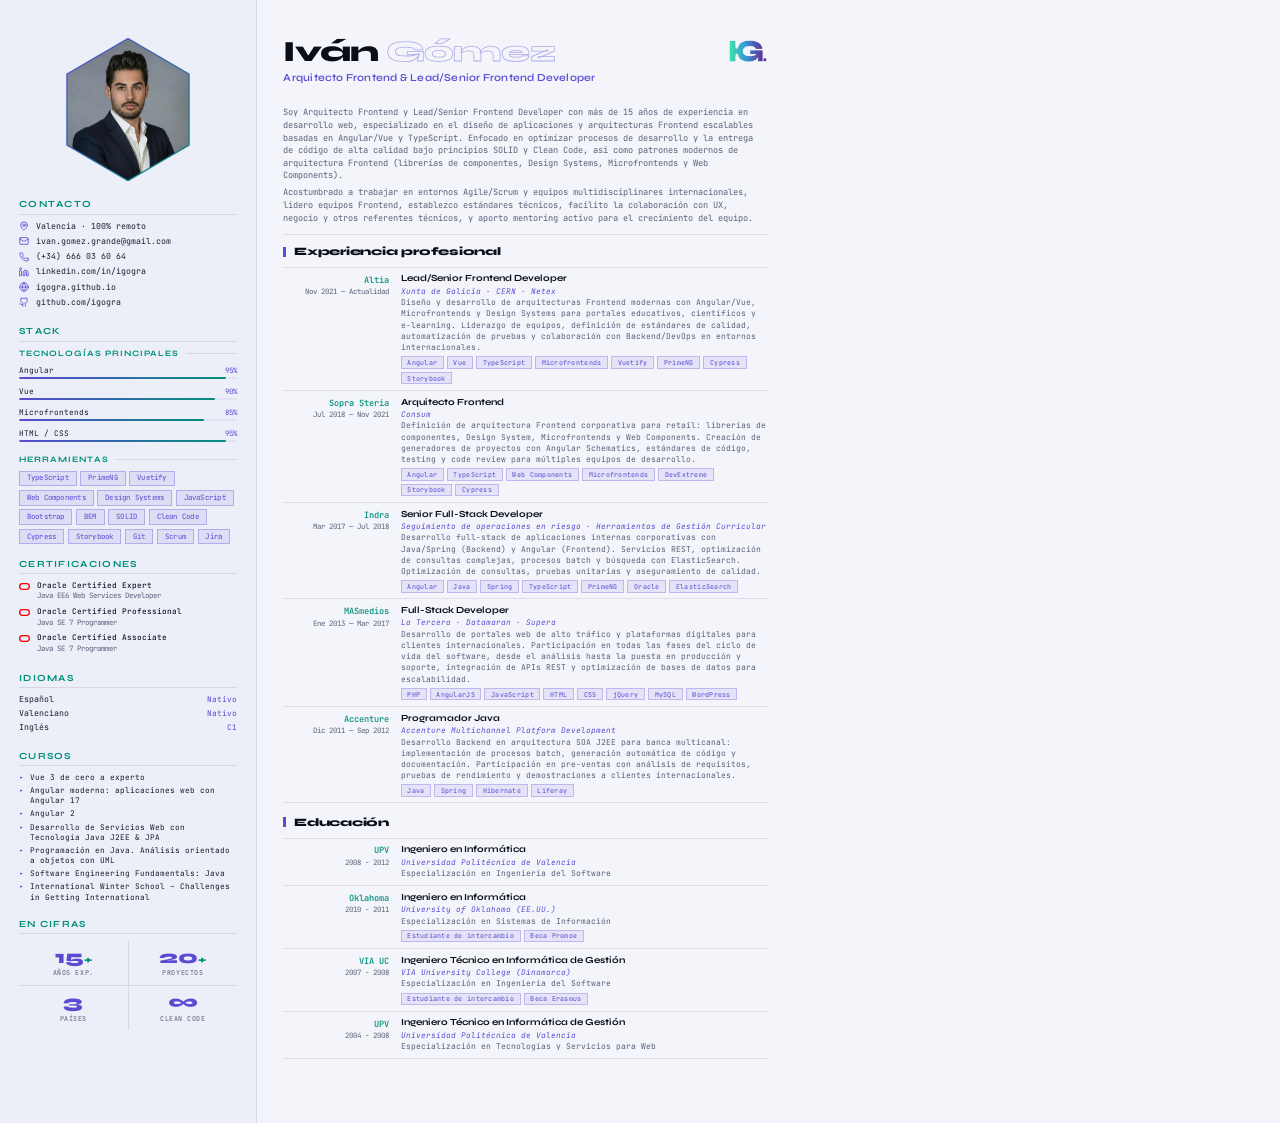
<file: cv-light-es.html>
<!DOCTYPE html>
<html lang="es">

<head>
  <meta charset="UTF-8">
  <meta name="viewport" content="width=device-width, initial-scale=1.0">
  <title>CV — Iván Gómez · Arquitecto Frontend</title>
  <link rel="preconnect" href="https://fonts.googleapis.com">
  <link rel="preconnect" href="https://fonts.gstatic.com" crossorigin>
  <link
    href="https://fonts.googleapis.com/css2?family=Syne:wght@400;600;700;800&family=JetBrains+Mono:wght@300;400;500&display=swap"
    rel="stylesheet">
  <style>
    @page {
      size: A4 portrait;
      margin: 0;
    }

    @media print {
      * {
        -webkit-print-color-adjust: exact !important;
        print-color-adjust: exact !important;
        color-adjust: exact !important;
      }

      html,
      body {
        width: 210mm;
        height: 297mm;
      }
    }

    :root {
      --bg: #f4f5fb;
      --bg2: #e8eaf5;
      --sidebar-bg: #eceef8;
      --surface: #dfe3f2;
      --border: rgba(13, 16, 35, 0.1);
      --accent: #5c4ad4;
      --accent2: #008f7a;
      --text: #1a1d2e;
      --muted: #5a6178;
      --bright: #0b0e18;
    }

    *,
    *::before,
    *::after {
      box-sizing: border-box;
      margin: 0;
      padding: 0;
    }

    html,
    body {
      width: 210mm;
      height: 297mm;
      overflow: visible;
    }

    body {
      background: var(--bg);
      color: var(--text);
      font-family: 'JetBrains Mono', monospace;
      font-size: 6.8pt;
      line-height: 1.35;
    }

    .page {
      width: 210mm;
      height: 297mm;
      display: flex;
      overflow: hidden;
      page-break-inside: avoid;
    }

    /* ── SIDEBAR ── */
    .sidebar {
      width: 68mm;
      min-width: 68mm;
      background: var(--sidebar-bg);
      padding: 10mm 5mm 6mm 5mm;
      display: flex;
      flex-direction: column;
      gap: 3.5mm;
      border-right: 1px solid var(--border);
    }

    .main-logo {
      position: absolute;
      top: 10.5mm;
      right: 7mm;
      height: 22px;
      width: auto;
      opacity: 0.9;
    }

    .photo-wrap {
      width: 38mm;
      height: 38mm;
      margin: 0 auto 1mm;
      clip-path: polygon(50% 0%, 93% 25%, 93% 75%, 50% 100%, 7% 75%, 7% 25%);
      background: linear-gradient(135deg, var(--accent), var(--accent2));
      padding: 1.5px;
    }

    .photo-inner {
      width: 100%;
      height: 100%;
      clip-path: polygon(50% 0%, 93% 25%, 93% 75%, 50% 100%, 7% 75%, 7% 25%);
      overflow: hidden;
    }

    .photo-inner img {
      width: 100%;
      height: 100%;
      object-fit: cover;
      object-position: top center;
      display: block;
    }

    .side-section-title {
      font-family: 'Syne', sans-serif;
      font-size: 7pt;
      font-weight: 700;
      color: var(--accent2);
      letter-spacing: 0.14em;
      text-transform: uppercase;
      margin-bottom: 1.5mm;
      padding-bottom: 0.8mm;
      border-bottom: 1px solid var(--border);
    }

    .contact-item {
      display: flex;
      align-items: center;
      gap: 2mm;
      margin-bottom: 1.2mm;
      font-size: 6.2pt;
      color: var(--text);
      text-decoration: none;
      line-height: 1.3;
    }

    .contact-icon {
      width: 10px;
      height: 10px;
      flex-shrink: 0;
      color: var(--accent);
    }

    .contact-icon svg {
      width: 100%;
      height: 100%;
      stroke: currentColor;
      fill: none;
      stroke-width: 2;
      stroke-linecap: round;
      stroke-linejoin: round;
    }

    .contact-item .value {
      color: var(--text);
      word-break: break-all;
    }

    .chips {
      display: flex;
      flex-wrap: wrap;
      gap: 1mm;
    }

    .chip {
      border: 1px solid rgba(92, 74, 212, 0.32);
      color: var(--accent);
      padding: 0.5mm 1.8mm;
      font-size: 5.5pt;
      letter-spacing: 0.03em;
      background: rgba(92, 74, 212, 0.1);
      white-space: nowrap;
    }

    .skill-bar-list {
      display: flex;
      flex-direction: column;
      gap: 1.8mm;
      margin-bottom: 3mm;
    }

    .skill-row-head {
      display: flex;
      justify-content: space-between;
      align-items: baseline;
      margin-bottom: 0.4mm;
      font-size: 5.8pt;
    }

    .skill-row-head .nm {
      color: var(--text);
    }

    .skill-row-head .pc {
      color: var(--accent);
      font-size: 5.5pt;
    }

    .skill-track {
      height: 2px;
      background: var(--surface);
      border-radius: 1px;
      overflow: hidden;
    }

    .skill-fill {
      height: 100%;
      background: linear-gradient(90deg, var(--accent), var(--accent2));
      border-radius: 1px;
    }

    .stack-subtitle {
      font-family: 'Syne', sans-serif;
      font-size: 6.2pt;
      font-weight: 700;
      color: var(--accent2);
      letter-spacing: 0.12em;
      text-transform: uppercase;
      margin-bottom: 1.5mm;
      display: flex;
      align-items: center;
      gap: 2mm;
    }

    .stack-subtitle::after {
      content: '';
      flex: 1;
      height: 1px;
      background: var(--border);
    }

    .cert-item {
      display: flex;
      align-items: flex-start;
      gap: 2mm;
      margin-bottom: 1.4mm;
      font-size: 6pt;
      line-height: 1.3;
    }

    .cert-oracle {
      width: 11px;
      height: 11px;
      flex-shrink: 0;
      margin-top: 0.2mm;
    }

    .cert-oracle svg {
      width: 100%;
      height: 100%;
      display: block;
    }

    .cert-item-body strong {
      color: var(--text);
      font-weight: 500;
      font-size: 5.8pt;
    }

    .cert-item-body span {
      color: var(--muted);
      font-size: 5.5pt;
    }

    .lang-item {
      display: flex;
      justify-content: space-between;
      font-size: 6.2pt;
      margin-bottom: 0.8mm;
    }

    .lang-item .lang-name {
      color: var(--text);
    }

    .lang-item .lang-level {
      color: var(--accent);
      font-size: 5.8pt;
    }

    .value-item-cv {
      display: flex;
      align-items: baseline;
      gap: 1.5mm;
      font-size: 5.8pt;
      color: var(--text);
      margin-bottom: 0.8mm;
      line-height: 1.3;
    }

    .value-bullet {
      color: var(--accent);
      font-size: 6pt;
      flex-shrink: 0;
    }

    .stats-sidebar {
      display: grid;
      grid-template-columns: 1fr 1fr;
      gap: 1px;
      background: var(--border);
    }

    .stat-cell-cv {
      background: var(--sidebar-bg);
      padding: 2mm 1.5mm;
      text-align: center;
    }

    .stat-num-cv {
      font-family: 'Syne', sans-serif;
      font-size: 14pt;
      font-weight: 800;
      color: var(--accent);
      line-height: 1;
    }

    .stat-num-cv sub {
      font-size: 8pt;
      color: var(--accent2);
      vertical-align: baseline;
    }

    .stat-desc-cv {
      font-size: 5pt;
      color: var(--muted);
      text-transform: uppercase;
      letter-spacing: 0.08em;
      margin-top: 0.5mm;
    }

    /* ── MAIN COLUMN ── */
    .main {
      flex: 1;
      padding: 10mm 7mm 6mm 7mm;
      display: flex;
      flex-direction: column;
      overflow: hidden;
      position: relative;
    }

    .header {
      margin-bottom: 3mm;
    }

    .name {
      font-family: 'Syne', sans-serif;
      font-weight: 800;
      font-size: 22pt;
      line-height: 0.95;
      color: var(--bright);
      letter-spacing: -0.03em;
      margin-bottom: 1.5mm;
    }

    .name .outline {
      color: transparent;
      -webkit-text-stroke: 0.8px rgba(92, 74, 212, 0.45);
    }

    .title-role {
      font-family: 'Syne', sans-serif;
      font-size: 8pt;
      font-weight: 600;
      color: var(--accent);
      letter-spacing: 0.02em;
      margin-bottom: 2.5mm;
    }

    .profile-text {
      color: var(--muted);
      font-size: 6.5pt;
      line-height: 1.45;
      padding-bottom: 2.5mm;
      margin-bottom: 2.5mm;
      border-bottom: 1px solid var(--border);
    }

    .profile-text p {
      margin: 0 0 1.2mm 0;
    }

    .profile-text p:last-child {
      margin-bottom: 0;
    }

    .section-title {
      font-family: 'Syne', sans-serif;
      font-size: 8.5pt;
      font-weight: 800;
      color: var(--bright);
      letter-spacing: -0.02em;
      margin-bottom: 2mm;
      display: flex;
      align-items: center;
      gap: 2mm;
    }

    .section-title::before {
      content: '';
      width: 3px;
      height: 10px;
      background: var(--accent);
      flex-shrink: 0;
    }

    .section-title em {
      font-style: normal;
      color: transparent;
      -webkit-text-stroke: 0.7px rgba(92, 74, 212, 0.38);
    }

    /* ── TIMELINE ── */
    .timeline {
      display: flex;
      flex-direction: column;
    }

    .tl-item {
      display: grid;
      grid-template-columns: 28mm 1fr;
      gap: 0 3mm;
      padding: 1.5mm 0;
      border-bottom: 1px solid var(--border);
    }

    .tl-item:first-child {
      border-top: 1px solid var(--border);
    }

    .tl-left {
      text-align: right;
      padding-top: 0.3mm;
    }

    .tl-company {
      color: var(--accent2);
      font-size: 6.5pt;
      font-weight: 500;
      display: block;
      line-height: 1.2;
    }

    .tl-date {
      color: var(--muted);
      font-size: 5.5pt;
    }

    .tl-role {
      font-family: 'Syne', sans-serif;
      font-size: 7pt;
      font-weight: 700;
      color: var(--bright);
      line-height: 1.2;
    }

    .tl-sub {
      font-size: 5.8pt;
      color: var(--accent);
      font-style: italic;
      margin: 0.3mm 0;
    }

    .tl-desc {
      font-size: 6pt;
      color: var(--muted);
      line-height: 1.4;
    }

    .tl-tags {
      display: flex;
      flex-wrap: wrap;
      gap: 0.8mm;
      margin-top: 0.8mm;
    }

    .tl-tag {
      background: rgba(92, 74, 212, 0.1);
      border: 1px solid rgba(92, 74, 212, 0.28);
      color: var(--accent);
      padding: 0.2mm 1.5mm;
      font-size: 5pt;
      letter-spacing: 0.04em;
    }

    /* ── EDUCATION ── */
    .edu-section {
      margin-top: 3mm;
    }

    .edu-item {
      display: grid;
      grid-template-columns: 28mm 1fr;
      gap: 0 3mm;
      padding: 1.5mm 0;
      border-bottom: 1px solid var(--border);
    }

    .edu-item:first-child {
      border-top: 1px solid var(--border);
    }

    .edu-degree {
      font-family: 'Syne', sans-serif;
      font-size: 6.5pt;
      font-weight: 700;
      color: var(--bright);
      line-height: 1.25;
    }

    .edu-detail {
      font-size: 5.8pt;
      color: var(--muted);
      line-height: 1.35;
      margin-top: 0.3mm;
    }

    .edu-detail strong {
      color: var(--accent2);
      font-weight: 500;
    }
  </style>
</head>

<body>
  <div class="page">

    <!-- SIDEBAR -->
    <div class="sidebar">

      <div class="photo-wrap">
        <div class="photo-inner">
          <img
            src="[data-uri]"
            alt="Iván Gómez Grande">
        </div>
      </div>

      <!-- CONTACTO -->
      <div>
        <div class="side-section-title">Contacto</div>
        <div class="contact-item">
          <span class="contact-icon"><svg viewBox="0 0 24 24">
              <path d="M20 10c0 6-8 12-8 12s-8-6-8-12a8 8 0 0 1 16 0Z" />
              <circle cx="12" cy="10" r="3" />
            </svg></span>
          <span class="value">Valencia · 100% remoto</span>
        </div>
        <div class="contact-item">
          <span class="contact-icon"><svg viewBox="0 0 24 24">
              <rect width="20" height="16" x="2" y="4" rx="2" />
              <path d="m22 7-8.97 5.7a1.94 1.94 0 0 1-2.06 0L2 7" />
            </svg></span>
          <span class="value">ivan.gomez.grande@gmail.com</span>
        </div>
        <div class="contact-item">
          <span class="contact-icon"><svg viewBox="0 0 24 24">
              <path
                d="M22 16.92v3a2 2 0 0 1-2.18 2 19.79 19.79 0 0 1-8.63-3.07 19.5 19.5 0 0 1-6-6 19.79 19.79 0 0 1-3.07-8.67A2 2 0 0 1 4.11 2h3a2 2 0 0 1 2 1.72 12.84 12.84 0 0 0 .7 2.81 2 2 0 0 1-.45 2.11L8.09 9.91a16 16 0 0 0 6 6l1.27-1.27a2 2 0 0 1 2.11-.45 12.84 12.84 0 0 0 2.81.7A2 2 0 0 1 22 16.92z" />
            </svg></span>
          <span class="value">(+34) 666 03 60 64</span>
        </div>
        <div class="contact-item">
          <span class="contact-icon"><svg viewBox="0 0 24 24">
              <path d="M16 8a6 6 0 0 1 6 6v7h-4v-7a2 2 0 0 0-2-2 2 2 0 0 0-2 2v7h-4v-7a6 6 0 0 1 6-6z" />
              <rect width="4" height="12" x="2" y="9" />
              <circle cx="4" cy="4" r="2" />
            </svg></span>
          <span class="value">linkedin.com/in/igogra</span>
        </div>
        <div class="contact-item">
          <span class="contact-icon"><svg viewBox="0 0 24 24">
              <circle cx="12" cy="12" r="10" />
              <path d="M2 12h20" />
              <path d="M12 2a15.3 15.3 0 0 1 4 10 15.3 15.3 0 0 1-4 10 15.3 15.3 0 0 1-4-10 15.3 15.3 0 0 1 4-10z" />
            </svg></span>
          <span class="value">igogra.github.io</span>
        </div>
        <div class="contact-item">
          <span class="contact-icon"><svg viewBox="0 0 24 24">
              <path
                d="M15 22v-4a4.8 4.8 0 0 0-1-3.5c3 0 6-2 6-5.5.08-1.25-.27-2.48-1-3.5.28-1.15.28-2.35 0-3.5 0 0-1 0-3 1.5-2.64-.5-5.36-.5-8 0C6 2 5 2 5 2c-.3 1.15-.3 2.35 0 3.5A5.403 5.403 0 0 0 4 9c0 3.5 3 5.5 6 5.5-.39.49-.68 1.05-.85 1.65-.17.6-.22 1.23-.15 1.85v4" />
              <path d="M9 18c-4.51 2-5-2-7-2" />
            </svg></span>
          <span class="value">github.com/igogra</span>
        </div>
      </div>

      <!-- STACK -->
      <div>
        <div class="side-section-title">Stack</div>
        <div class="stack-subtitle">Tecnologías principales</div>
        <div class="skill-bar-list">
          <div>
            <div class="skill-row-head"><span class="nm">Angular</span><span class="pc">95%</span></div>
            <div class="skill-track">
              <div class="skill-fill" style="width:95%"></div>
            </div>
          </div>
          <div>
            <div class="skill-row-head"><span class="nm">Vue</span><span class="pc">90%</span></div>
            <div class="skill-track">
              <div class="skill-fill" style="width:90%"></div>
            </div>
          </div>
          <div>
            <div class="skill-row-head"><span class="nm">Microfrontends</span><span class="pc">85%</span></div>
            <div class="skill-track">
              <div class="skill-fill" style="width:85%"></div>
            </div>
          </div>
          <div>
            <div class="skill-row-head"><span class="nm">HTML / CSS</span><span class="pc">95%</span></div>
            <div class="skill-track">
              <div class="skill-fill" style="width:95%"></div>
            </div>
          </div>
        </div>
        <div class="stack-subtitle">Herramientas</div>
        <div class="chips">
          <span class="chip">TypeScript</span>
          <span class="chip">PrimeNG</span>
          <span class="chip">Vuetify</span>
          <span class="chip">Web Components</span>
          <span class="chip">Design Systems</span>
          <span class="chip">JavaScript</span>
          <span class="chip">Bootstrap</span>
          <span class="chip">BEM</span>
          <span class="chip">SOLID</span>
          <span class="chip">Clean Code</span>
          <span class="chip">Cypress</span>
          <span class="chip">Storybook</span>
          <span class="chip">Git</span>
          <span class="chip">Scrum</span>
          <span class="chip">Jira</span>
        </div>
      </div>

      <!-- CERTIFICACIONES -->
      <div>
        <div class="side-section-title">Certificaciones</div>
        <div class="cert-item">
          <span class="cert-oracle"><svg xmlns="http://www.w3.org/2000/svg" viewBox="0 0 24 24" fill="#F80000">
              <path
                d="M16.412 4.412h-8.82a7.588 7.588 0 0 0-.008 15.176h8.828a7.588 7.588 0 0 0 0-15.176zm-.193 12.502H7.786a4.915 4.915 0 0 1 0-9.828h8.433a4.914 4.914 0 1 1 0 9.828z" />
            </svg></span>
          <div class="cert-item-body">
            <strong>Oracle Certified Expert</strong><br>
            <span>Java EE6 Web Services Developer</span>
          </div>
        </div>
        <div class="cert-item">
          <span class="cert-oracle"><svg xmlns="http://www.w3.org/2000/svg" viewBox="0 0 24 24" fill="#F80000">
              <path
                d="M16.412 4.412h-8.82a7.588 7.588 0 0 0-.008 15.176h8.828a7.588 7.588 0 0 0 0-15.176zm-.193 12.502H7.786a4.915 4.915 0 0 1 0-9.828h8.433a4.914 4.914 0 1 1 0 9.828z" />
            </svg></span>
          <div class="cert-item-body">
            <strong>Oracle Certified Professional</strong><br>
            <span>Java SE 7 Programmer</span>
          </div>
        </div>
        <div class="cert-item">
          <span class="cert-oracle"><svg xmlns="http://www.w3.org/2000/svg" viewBox="0 0 24 24" fill="#F80000">
              <path
                d="M16.412 4.412h-8.82a7.588 7.588 0 0 0-.008 15.176h8.828a7.588 7.588 0 0 0 0-15.176zm-.193 12.502H7.786a4.915 4.915 0 0 1 0-9.828h8.433a4.914 4.914 0 1 1 0 9.828z" />
            </svg></span>
          <div class="cert-item-body">
            <strong>Oracle Certified Associate</strong><br>
            <span>Java SE 7 Programmer</span>
          </div>
        </div>
      </div>

      <!-- IDIOMAS -->
      <div>
        <div class="side-section-title">Idiomas</div>
        <div class="lang-item">
          <span class="lang-name">Español</span>
          <span class="lang-level">Nativo</span>
        </div>
        <div class="lang-item">
          <span class="lang-name">Valenciano</span>
          <span class="lang-level">Nativo</span>
        </div>
        <div class="lang-item">
          <span class="lang-name">Inglés</span>
          <span class="lang-level">C1</span>
        </div>
      </div>

      <!-- CURSOS -->
      <div>
        <div class="side-section-title">Cursos</div>
        <div class="value-item-cv">
          <span class="value-bullet">▸</span>
          <span>Vue 3 de cero a experto</span>
        </div>
        <div class="value-item-cv">
          <span class="value-bullet">▸</span>
          <span>Angular moderno: aplicaciones web con Angular 17</span>
        </div>
        <div class="value-item-cv">
          <span class="value-bullet">▸</span>
          <span>Angular 2</span>
        </div>
        <div class="value-item-cv">
          <span class="value-bullet">▸</span>
          <span>Desarrollo de Servicios Web con Tecnología Java J2EE &amp; JPA</span>
        </div>
        <div class="value-item-cv">
          <span class="value-bullet">▸</span>
          <span>Programación en Java. Análisis orientado a objetos con UML</span>
        </div>
        <div class="value-item-cv">
          <span class="value-bullet">▸</span>
          <span>Software Engineering Fundamentals: Java</span>
        </div>
        <div class="value-item-cv">
          <span class="value-bullet">▸</span>
          <span>International Winter School – Challenges in Getting International</span>
        </div>
      </div>

      <!-- NÚMEROS -->
      <div>
        <div class="side-section-title">En cifras</div>
        <div class="stats-sidebar">
          <div class="stat-cell-cv">
            <div class="stat-num-cv">15<sub>+</sub></div>
            <div class="stat-desc-cv">Años exp.</div>
          </div>
          <div class="stat-cell-cv">
            <div class="stat-num-cv">20<sub>+</sub></div>
            <div class="stat-desc-cv">Proyectos</div>
          </div>
          <div class="stat-cell-cv">
            <div class="stat-num-cv">3</div>
            <div class="stat-desc-cv">Países</div>
          </div>
          <div class="stat-cell-cv">
            <div class="stat-num-cv">∞</div>
            <div class="stat-desc-cv">Clean Code</div>
          </div>
        </div>
      </div>
    </div>

    <!-- MAIN CONTENT -->
    <div class="main">
      <img
        src="[data-uri]"
        alt="IG" class="main-logo">

      <div class="header">
        <div class="name">Iván <span class="outline">Gómez</span></div>
        <div class="title-role">Arquitecto Frontend &amp; Lead/Senior Frontend Developer</div>
      </div>

      <div class="profile-text">
        <p>Soy Arquitecto Frontend y Lead/Senior Frontend Developer con más de 15 años de experiencia en desarrollo web, especializado en el diseño de aplicaciones y arquitecturas Frontend escalables basadas en Angular/Vue y TypeScript. Enfocado en optimizar procesos de desarrollo y la entrega de código de alta calidad bajo principios SOLID y Clean Code, así como patrones modernos de arquitectura Frontend (librerías de componentes, Design Systems, Microfrontends y Web Components).</p>
        <p>Acostumbrado a trabajar en entornos Agile/Scrum y equipos multidisciplinares internacionales, lidero equipos Frontend, establezco estándares técnicos, facilito la colaboración con UX, negocio y otros referentes técnicos, y aporto mentoring activo para el crecimiento del equipo.</p>
      </div>

      <!-- EXPERIENCIA -->
      <div class="section-title">Experiencia profesional</div>
      <div class="timeline">

        <div class="tl-item">
          <div class="tl-left">
            <span class="tl-company">Altia</span>
            <span class="tl-date">Nov 2021 — Actualidad</span>
          </div>
          <div>
            <div class="tl-role">Lead/Senior Frontend Developer</div>
            <div class="tl-sub">Xunta de Galicia · CERN · Netex</div>
            <div class="tl-desc">Diseño y desarrollo de arquitecturas Frontend modernas con Angular/Vue, Microfrontends
              y Design Systems para portales educativos, científicos y e-learning. Liderazgo de equipos, definición de
              estándares de calidad, automatización de pruebas y colaboración con Backend/DevOps en entornos
              internacionales.</div>
            <div class="tl-tags">
              <span class="tl-tag">Angular</span><span class="tl-tag">Vue</span><span
                class="tl-tag">TypeScript</span><span class="tl-tag">Microfrontends</span><span
                class="tl-tag">Vuetify</span><span class="tl-tag">PrimeNG</span><span class="tl-tag">Cypress</span><span
                class="tl-tag">Storybook</span>
            </div>
          </div>
        </div>

        <div class="tl-item">
          <div class="tl-left">
            <span class="tl-company">Sopra Steria</span>
            <span class="tl-date">Jul 2018 — Nov 2021</span>
          </div>
          <div>
            <div class="tl-role">Arquitecto Frontend</div>
            <div class="tl-sub">Consum</div>
            <div class="tl-desc">Definición de arquitectura Frontend corporativa para retail: librerías de componentes,
              Design System, Microfrontends y Web Components. Creación de generadores de proyectos con Angular
              Schematics, estándares de código, testing y code review para múltiples equipos de desarrollo.</div>
            <div class="tl-tags">
              <span class="tl-tag">Angular</span><span class="tl-tag">TypeScript</span><span class="tl-tag">Web
                Components</span><span class="tl-tag">Microfrontends</span><span class="tl-tag">DevExtreme</span><span
                class="tl-tag">Storybook</span><span class="tl-tag">Cypress</span>
            </div>
          </div>
        </div>

        <div class="tl-item">
          <div class="tl-left">
            <span class="tl-company">Indra</span>
            <span class="tl-date">Mar 2017 — Jul 2018</span>
          </div>
          <div>
            <div class="tl-role">Senior Full-Stack Developer</div>
            <div class="tl-sub">Seguimiento de operaciones en riesgo · Herramientas de Gestión Curricular</div>
            <div class="tl-desc">Desarrollo full-stack de aplicaciones internas corporativas con Java/Spring (Backend) y
              Angular (Frontend). Servicios REST, optimización de consultas complejas, procesos batch y búsqueda con
              ElasticSearch. Optimización de consultas, pruebas unitarias y aseguramiento de calidad.</div>
            <div class="tl-tags">
              <span class="tl-tag">Angular</span><span class="tl-tag">Java</span><span class="tl-tag">Spring</span><span
                class="tl-tag">TypeScript</span><span class="tl-tag">PrimeNG</span><span
                class="tl-tag">Oracle</span><span class="tl-tag">ElasticSearch</span>
            </div>
          </div>
        </div>

        <div class="tl-item">
          <div class="tl-left">
            <span class="tl-company">MASmedios</span>
            <span class="tl-date">Ene 2013 — Mar 2017</span>
          </div>
          <div>
            <div class="tl-role">Full-Stack Developer</div>
            <div class="tl-sub">La Tercera · Datamaran · Supera</div>
            <div class="tl-desc">Desarrollo de portales web de alto tráfico y plataformas digitales para clientes
              internacionales. Participación en todas las fases del ciclo de vida del software, desde el análisis hasta
              la puesta en producción y soporte, integración de APIs REST y optimización de bases de datos para
              escalabilidad.</div>
            <div class="tl-tags">
              <span class="tl-tag">PHP</span><span class="tl-tag">AngularJS</span><span
                class="tl-tag">JavaScript</span><span class="tl-tag">HTML</span><span class="tl-tag">CSS</span><span
                class="tl-tag">jQuery</span><span class="tl-tag">MySQL</span><span class="tl-tag">WordPress</span>
            </div>
          </div>
        </div>

        <div class="tl-item">
          <div class="tl-left">
            <span class="tl-company">Accenture</span>
            <span class="tl-date">Dic 2011 — Sep 2012</span>
          </div>
          <div>
            <div class="tl-role">Programador Java</div>
            <div class="tl-sub">Accenture Multichannel Platform Development</div>
            <div class="tl-desc">Desarrollo Backend en arquitectura SOA J2EE para banca multicanal: implementación de
              procesos batch, generación automática de código y documentación. Participación en pre-ventas con análisis
              de requisitos, pruebas de rendimiento y demostraciones a clientes internacionales.</div>
            <div class="tl-tags">
              <span class="tl-tag">Java</span><span class="tl-tag">Spring</span><span
                class="tl-tag">Hibernate</span><span class="tl-tag">Liferay</span>
            </div>
          </div>
        </div>

      </div>

      <!-- EDUCACIÓN -->
      <div class="edu-section">
        <div class="section-title">Educación</div>
        <div class="timeline">

          <div class="tl-item">
            <div class="tl-left">
              <span class="tl-company">UPV</span>
              <span class="tl-date">2008 - 2012</span>
            </div>
            <div>
              <div class="tl-role">Ingeniero en Informática</div>
              <div class="tl-sub">Universidad Politécnica de Valencia</div>
              <div class="tl-desc">Especialización en Ingeniería del Software</div>
            </div>
          </div>

          <div class="tl-item">
            <div class="tl-left">
              <span class="tl-company">Oklahoma</span>
              <span class="tl-date">2010 - 2011</span>
            </div>
            <div>
              <div class="tl-role">Ingeniero en Informática</div>
              <div class="tl-sub">University of Oklahoma (EE.UU.)</div>
              <div class="tl-desc">Especialización en Sistemas de Información</div>
              <div class="tl-tags"><span class="tl-tag">Estudiante de intercambio</span><span class="tl-tag">Beca
                  Promoe</span></div>
            </div>
          </div>

          <div class="tl-item">
            <div class="tl-left">
              <span class="tl-company">VIA UC</span>
              <span class="tl-date">2007 - 2008</span>
            </div>
            <div>
              <div class="tl-role">Ingeniero Técnico en Informática de Gestión</div>
              <div class="tl-sub">VIA University College (Dinamarca)</div>
              <div class="tl-desc">Especialización en Ingeniería del Software</div>
              <div class="tl-tags"><span class="tl-tag">Estudiante de intercambio</span><span class="tl-tag">Beca
                  Erasmus</span></div>
            </div>
          </div>

          <div class="tl-item">
            <div class="tl-left">
              <span class="tl-company">UPV</span>
              <span class="tl-date">2004 - 2008</span>
            </div>
            <div>
              <div class="tl-role">Ingeniero Técnico en Informática de Gestión</div>
              <div class="tl-sub">Universidad Politécnica de Valencia</div>
              <div class="tl-desc">Especialización en Tecnologías y Servicios para Web</div>
            </div>
          </div>

        </div>
      </div>

    </div>

  </div>
</body>

</html>
</file>
